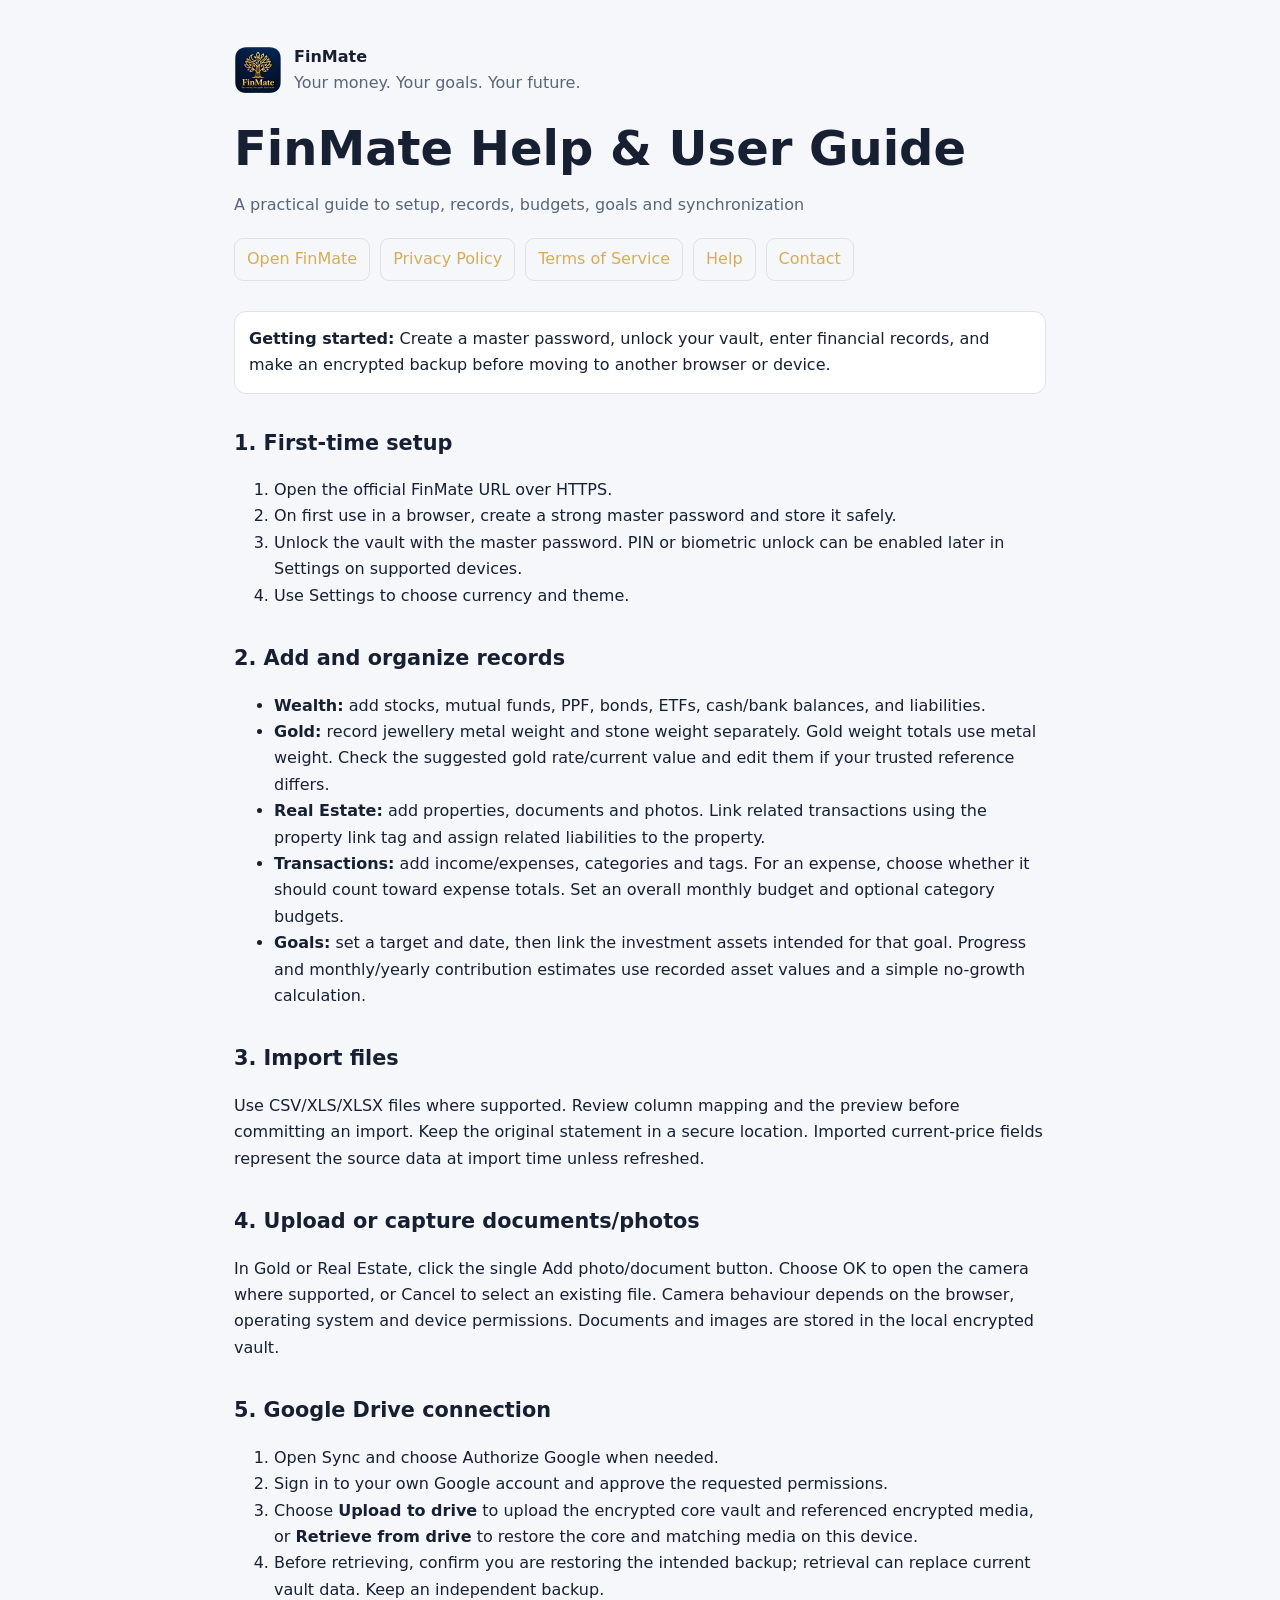
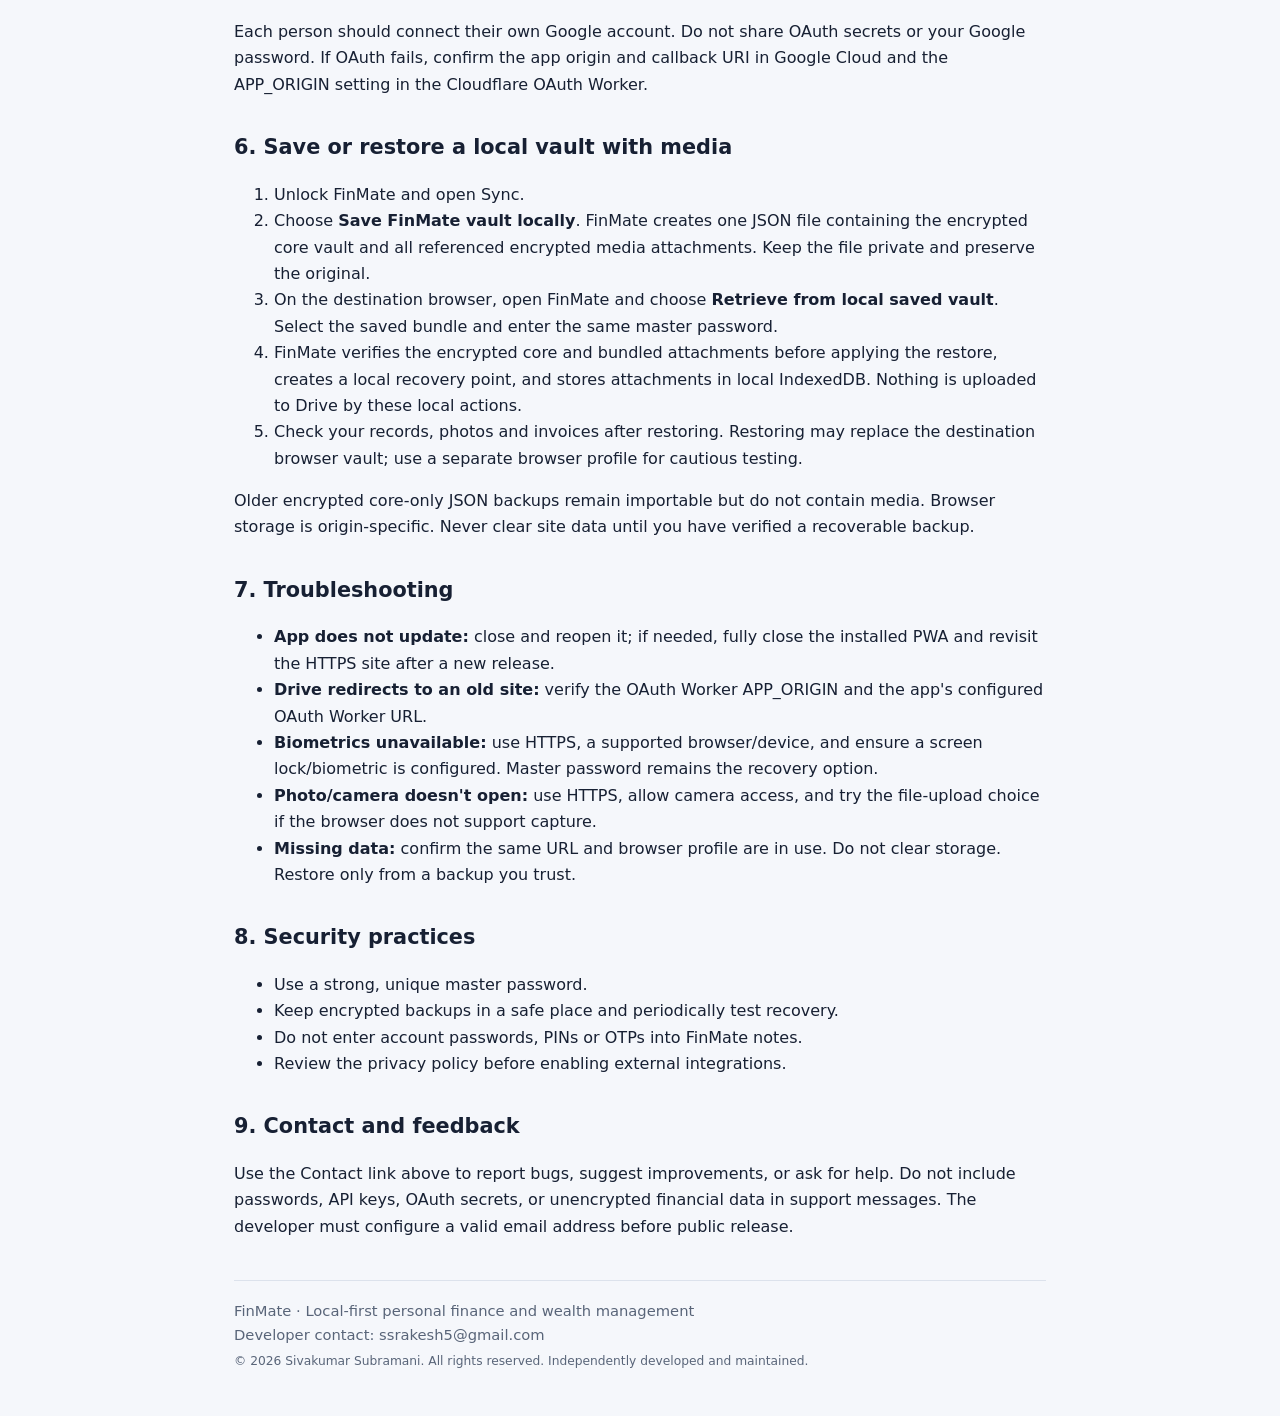
<file: help/index.html>
<!doctype html><html lang="en"><head><meta charset="utf-8"><meta name="viewport" content="width=device-width,initial-scale=1"><meta name="theme-color" content="#07152f"><meta name="robots" content="index,follow"><title>Help & User Guide | FinMate</title><style>:root{color-scheme:light dark;--bg:#0b1426;--panel:#121f35;--text:#f1f5fb;--muted:#aab6ca;--border:#33425c;--accent:#d6ad55}@media(prefers-color-scheme:light){:root{--bg:#f5f7fb;--panel:#fff;--text:#172033;--muted:#596579;--border:#dce2ec}}*{box-sizing:border-box}body{margin:0;background:var(--bg);color:var(--text);font:16px/1.65 system-ui,-apple-system,BlinkMacSystemFont,"Segoe UI",sans-serif}a{color:var(--accent)}.wrap{max-width:900px;margin:auto;padding:clamp(20px,4vw,44px)}.brand{display:flex;align-items:center;gap:12px;margin-bottom:24px}.brand img{width:48px;height:48px}h1{font-size:clamp(2rem,5vw,3rem);line-height:1.15;margin:.2rem 0}h2{margin-top:2rem;font-size:1.3rem}p,li{color:var(--text)}.muted{color:var(--muted)}.nav{display:flex;gap:10px;flex-wrap:wrap;margin:20px 0 30px}.nav a{border:1px solid var(--border);border-radius:9px;padding:7px 12px;text-decoration:none}.note{background:var(--panel);border:1px solid var(--border);padding:14px;border-radius:12px}footer{border-top:1px solid var(--border);margin-top:40px;padding-top:18px;color:var(--muted);font-size:.92rem}code{overflow-wrap:anywhere}</style></head><body><main class="wrap"><div class="brand"><img src="/icons/finmate-icon-192.png" alt="FinMate logo"><div><strong>FinMate</strong><div class="muted">Your money. Your goals. Your future.</div></div></div><h1>FinMate Help & User Guide</h1><p class="muted">A practical guide to setup, records, budgets, goals and synchronization</p><nav class="nav"><a href="/">Open FinMate</a><a href="/privacy">Privacy Policy</a><a href="/terms">Terms of Service</a><a href="/help">Help</a><a data-contact-link href="mailto:ssrakesh5@gmail.com">Contact</a></nav><div class="note"><strong>Getting started:</strong> Create a master password, unlock your vault, enter financial records, and make an encrypted backup before moving to another browser or device.</div>
<h2>1. First-time setup</h2><ol><li>Open the official FinMate URL over HTTPS.</li><li>On first use in a browser, create a strong master password and store it safely.</li><li>Unlock the vault with the master password. PIN or biometric unlock can be enabled later in Settings on supported devices.</li><li>Use Settings to choose currency and theme.</li></ol>
<h2>2. Add and organize records</h2><ul><li><strong>Wealth:</strong> add stocks, mutual funds, PPF, bonds, ETFs, cash/bank balances, and liabilities.</li><li><strong>Gold:</strong> record jewellery metal weight and stone weight separately. Gold weight totals use metal weight. Check the suggested gold rate/current value and edit them if your trusted reference differs.</li><li><strong>Real Estate:</strong> add properties, documents and photos. Link related transactions using the property link tag and assign related liabilities to the property.</li><li><strong>Transactions:</strong> add income/expenses, categories and tags. For an expense, choose whether it should count toward expense totals. Set an overall monthly budget and optional category budgets.</li><li><strong>Goals:</strong> set a target and date, then link the investment assets intended for that goal. Progress and monthly/yearly contribution estimates use recorded asset values and a simple no-growth calculation.</li></ul>
<h2>3. Import files</h2><p>Use CSV/XLS/XLSX files where supported. Review column mapping and the preview before committing an import. Keep the original statement in a secure location. Imported current-price fields represent the source data at import time unless refreshed.</p>
<h2>4. Upload or capture documents/photos</h2><p>In Gold or Real Estate, click the single Add photo/document button. Choose OK to open the camera where supported, or Cancel to select an existing file. Camera behaviour depends on the browser, operating system and device permissions. Documents and images are stored in the local encrypted vault.</p>
<h2>5. Google Drive connection</h2><ol><li>Open Sync and choose Authorize Google when needed.</li><li>Sign in to your own Google account and approve the requested permissions.</li><li>Choose <strong>Upload to drive</strong> to upload the encrypted core vault and referenced encrypted media, or <strong>Retrieve from drive</strong> to restore the core and matching media on this device.</li><li>Before retrieving, confirm you are restoring the intended backup; retrieval can replace current vault data. Keep an independent backup.</li></ol><p>Each person should connect their own Google account. Do not share OAuth secrets or your Google password. If OAuth fails, confirm the app origin and callback URI in Google Cloud and the APP_ORIGIN setting in the Cloudflare OAuth Worker.</p>
<h2>6. Save or restore a local vault with media</h2><ol><li>Unlock FinMate and open Sync.</li><li>Choose <strong>Save FinMate vault locally</strong>. FinMate creates one JSON file containing the encrypted core vault and all referenced encrypted media attachments. Keep the file private and preserve the original.</li><li>On the destination browser, open FinMate and choose <strong>Retrieve from local saved vault</strong>. Select the saved bundle and enter the same master password.</li><li>FinMate verifies the encrypted core and bundled attachments before applying the restore, creates a local recovery point, and stores attachments in local IndexedDB. Nothing is uploaded to Drive by these local actions.</li><li>Check your records, photos and invoices after restoring. Restoring may replace the destination browser vault; use a separate browser profile for cautious testing.</li></ol><p>Older encrypted core-only JSON backups remain importable but do not contain media. Browser storage is origin-specific. Never clear site data until you have verified a recoverable backup.</p>
<h2>7. Troubleshooting</h2><ul><li><strong>App does not update:</strong> close and reopen it; if needed, fully close the installed PWA and revisit the HTTPS site after a new release.</li><li><strong>Drive redirects to an old site:</strong> verify the OAuth Worker APP_ORIGIN and the app's configured OAuth Worker URL.</li><li><strong>Biometrics unavailable:</strong> use HTTPS, a supported browser/device, and ensure a screen lock/biometric is configured. Master password remains the recovery option.</li><li><strong>Photo/camera doesn't open:</strong> use HTTPS, allow camera access, and try the file-upload choice if the browser does not support capture.</li><li><strong>Missing data:</strong> confirm the same URL and browser profile are in use. Do not clear storage. Restore only from a backup you trust.</li></ul>
<h2>8. Security practices</h2><ul><li>Use a strong, unique master password.</li><li>Keep encrypted backups in a safe place and periodically test recovery.</li><li>Do not enter account passwords, PINs or OTPs into FinMate notes.</li><li>Review the privacy policy before enabling external integrations.</li></ul>
<h2 id="contact-email-needed">9. Contact and feedback</h2><p>Use the Contact link above to report bugs, suggest improvements, or ask for help. Do not include passwords, API keys, OAuth secrets, or unencrypted financial data in support messages. The developer must configure a valid email address before public release.</p><footer><span>FinMate · Local-first personal finance and wealth management</span><br><span data-contact-text>Contact: ssrakesh5@gmail.com</span><br><small>© <span data-current-year></span> Sivakumar Subramani. All rights reserved. Independently developed and maintained.</small></footer></main><script src="/contact-config.js"></script><script>const email=window.FINMATE_CONTACT_EMAIL||'{email}';document.querySelectorAll('[data-current-year]').forEach(e=>e.textContent=new Date().getFullYear());document.querySelectorAll('[data-contact-link]').forEach(a=>{if(email&&!email.startsWith('REPLACE_'))a.href='mailto:'+email;else{a.href='#contact-email-needed';a.addEventListener('click',e=>{e.preventDefault();alert('Developer contact email has not been configured yet.')})}});document.querySelectorAll('[data-contact-text]').forEach(e=>e.textContent=email&&!email.startsWith('REPLACE_')?'Developer contact: '+email:'Developer contact email will be published here');</script></body></html>
</file>
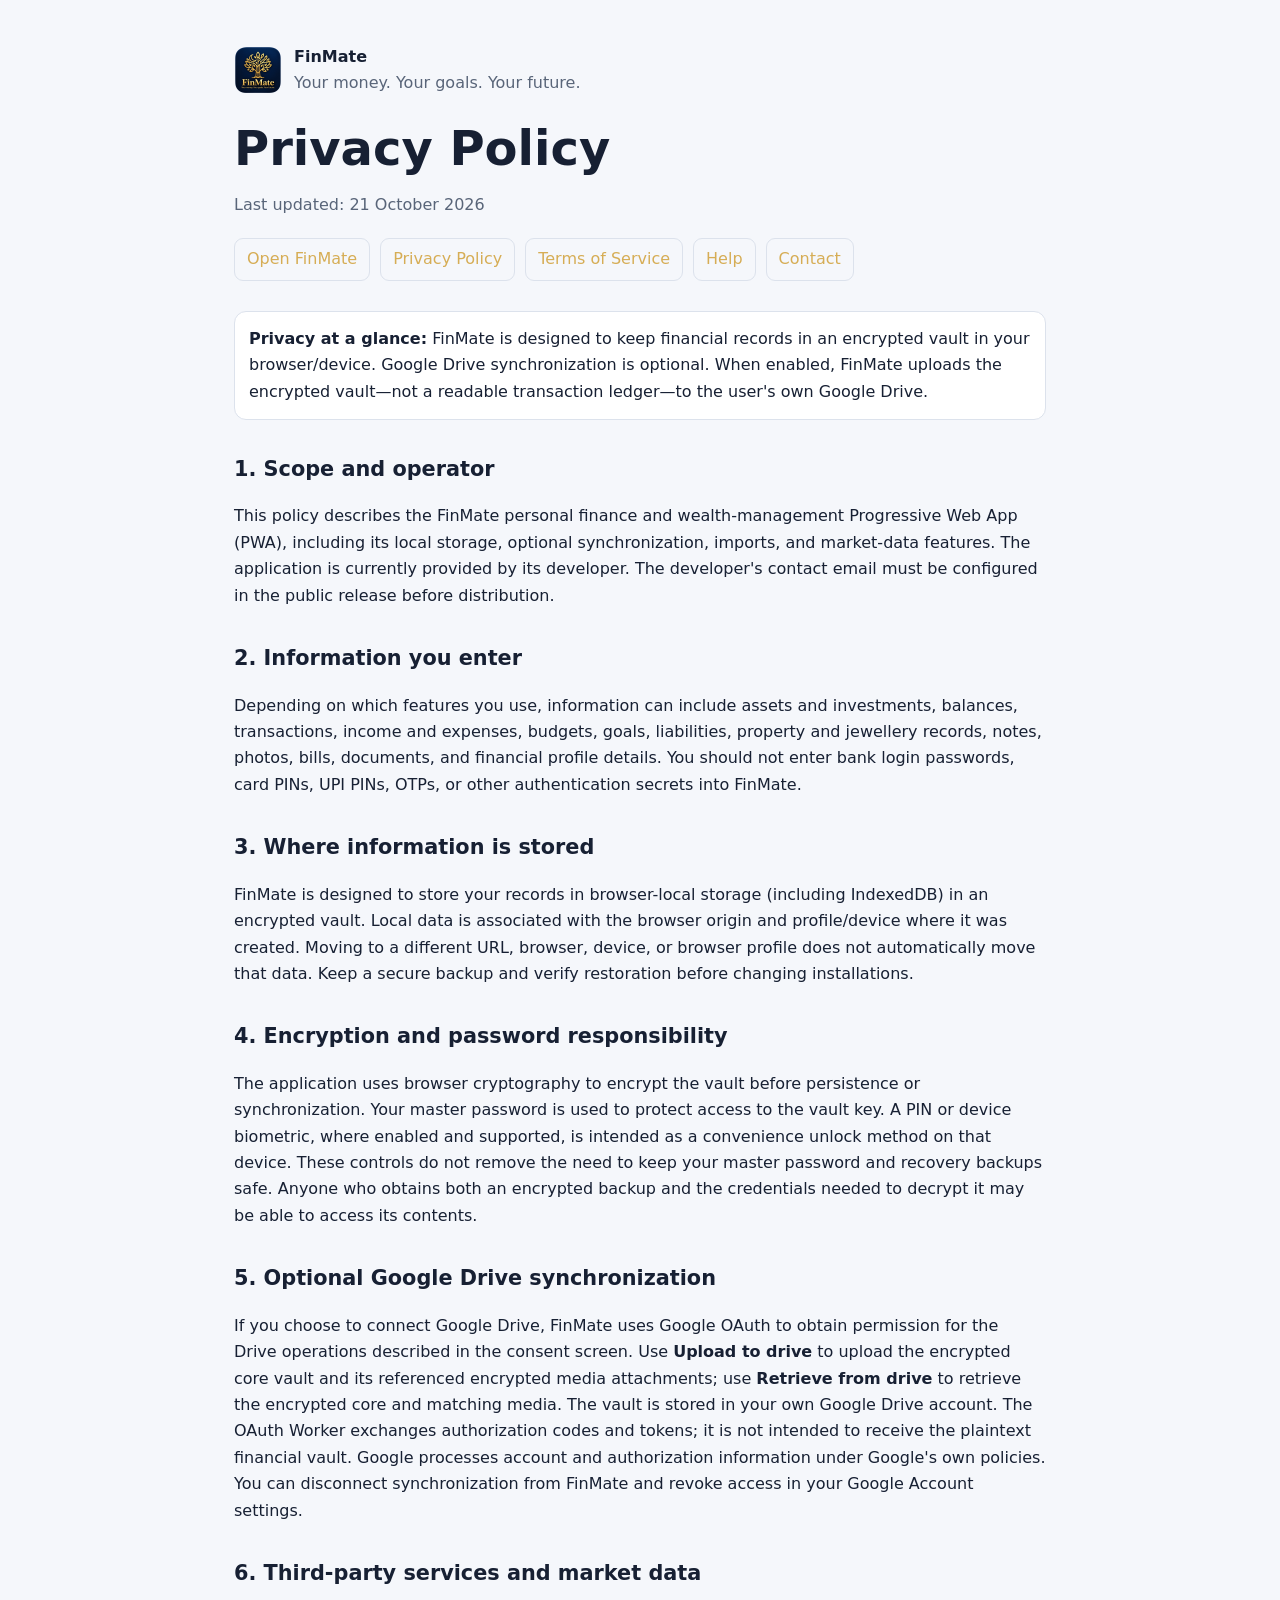
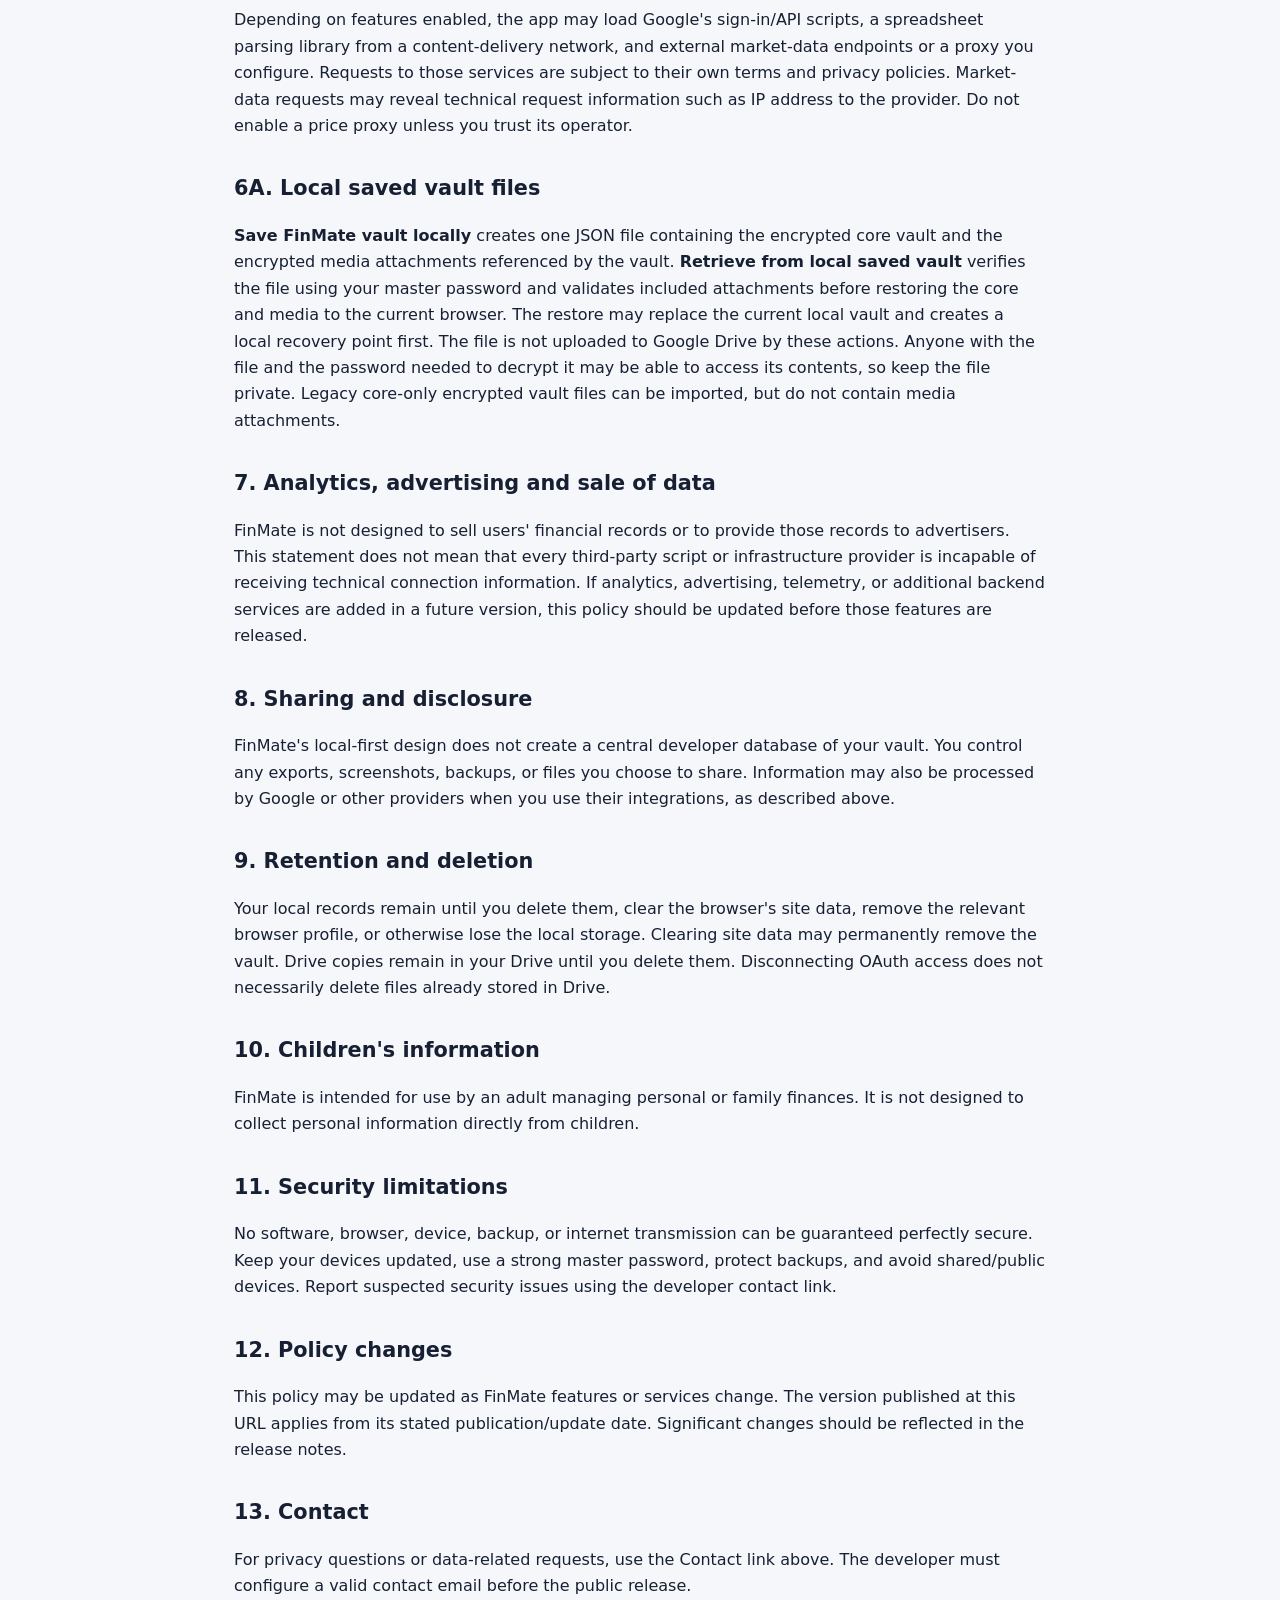
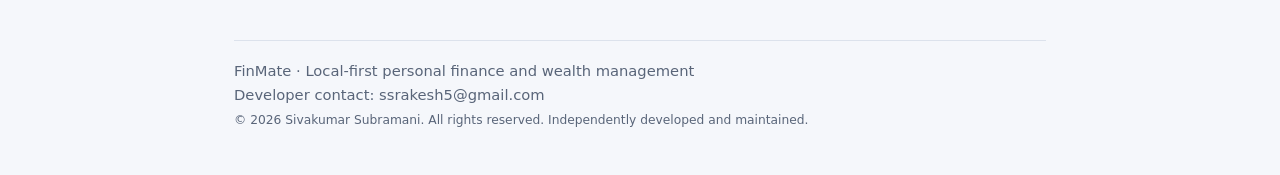
<file: privacy/index.html>
<!doctype html><html lang="en"><head><meta charset="utf-8"><meta name="viewport" content="width=device-width,initial-scale=1"><meta name="theme-color" content="#07152f"><meta name="robots" content="index,follow"><title>Privacy Policy | FinMate</title><style>:root{color-scheme:light dark;--bg:#0b1426;--panel:#121f35;--text:#f1f5fb;--muted:#aab6ca;--border:#33425c;--accent:#d6ad55}@media(prefers-color-scheme:light){:root{--bg:#f5f7fb;--panel:#fff;--text:#172033;--muted:#596579;--border:#dce2ec}}*{box-sizing:border-box}body{margin:0;background:var(--bg);color:var(--text);font:16px/1.65 system-ui,-apple-system,BlinkMacSystemFont,"Segoe UI",sans-serif}a{color:var(--accent)}.wrap{max-width:900px;margin:auto;padding:clamp(20px,4vw,44px)}.brand{display:flex;align-items:center;gap:12px;margin-bottom:24px}.brand img{width:48px;height:48px}h1{font-size:clamp(2rem,5vw,3rem);line-height:1.15;margin:.2rem 0}h2{margin-top:2rem;font-size:1.3rem}p,li{color:var(--text)}.muted{color:var(--muted)}.nav{display:flex;gap:10px;flex-wrap:wrap;margin:20px 0 30px}.nav a{border:1px solid var(--border);border-radius:9px;padding:7px 12px;text-decoration:none}.note{background:var(--panel);border:1px solid var(--border);padding:14px;border-radius:12px}footer{border-top:1px solid var(--border);margin-top:40px;padding-top:18px;color:var(--muted);font-size:.92rem}code{overflow-wrap:anywhere}</style></head><body><main class="wrap"><div class="brand"><img src="/icons/finmate-icon-192.png" alt="FinMate logo"><div><strong>FinMate</strong><div class="muted">Your money. Your goals. Your future.</div></div></div><h1>Privacy Policy</h1><p class="muted">Last updated: 21 October 2026</p><nav class="nav"><a href="/">Open FinMate</a><a href="/privacy">Privacy Policy</a><a href="/terms">Terms of Service</a><a href="/help">Help</a><a data-contact-link href="mailto:ssrakesh5@gmail.com">Contact</a></nav><div class="note"><strong>Privacy at a glance:</strong> FinMate is designed to keep financial records in an encrypted vault in your browser/device. Google Drive synchronization is optional. When enabled, FinMate uploads the encrypted vault—not a readable transaction ledger—to the user's own Google Drive.</div>
<h2>1. Scope and operator</h2><p>This policy describes the FinMate personal finance and wealth-management Progressive Web App (PWA), including its local storage, optional synchronization, imports, and market-data features. The application is currently provided by its developer. The developer's contact email must be configured in the public release before distribution.</p>
<h2>2. Information you enter</h2><p>Depending on which features you use, information can include assets and investments, balances, transactions, income and expenses, budgets, goals, liabilities, property and jewellery records, notes, photos, bills, documents, and financial profile details. You should not enter bank login passwords, card PINs, UPI PINs, OTPs, or other authentication secrets into FinMate.</p>
<h2>3. Where information is stored</h2><p>FinMate is designed to store your records in browser-local storage (including IndexedDB) in an encrypted vault. Local data is associated with the browser origin and profile/device where it was created. Moving to a different URL, browser, device, or browser profile does not automatically move that data. Keep a secure backup and verify restoration before changing installations.</p>
<h2>4. Encryption and password responsibility</h2><p>The application uses browser cryptography to encrypt the vault before persistence or synchronization. Your master password is used to protect access to the vault key. A PIN or device biometric, where enabled and supported, is intended as a convenience unlock method on that device. These controls do not remove the need to keep your master password and recovery backups safe. Anyone who obtains both an encrypted backup and the credentials needed to decrypt it may be able to access its contents.</p>
<h2>5. Optional Google Drive synchronization</h2><p>If you choose to connect Google Drive, FinMate uses Google OAuth to obtain permission for the Drive operations described in the consent screen. Use <strong>Upload to drive</strong> to upload the encrypted core vault and its referenced encrypted media attachments; use <strong>Retrieve from drive</strong> to retrieve the encrypted core and matching media. The vault is stored in your own Google Drive account. The OAuth Worker exchanges authorization codes and tokens; it is not intended to receive the plaintext financial vault. Google processes account and authorization information under Google's own policies. You can disconnect synchronization from FinMate and revoke access in your Google Account settings.</p>
<h2>6. Third-party services and market data</h2><p>Depending on features enabled, the app may load Google's sign-in/API scripts, a spreadsheet parsing library from a content-delivery network, and external market-data endpoints or a proxy you configure. Requests to those services are subject to their own terms and privacy policies. Market-data requests may reveal technical request information such as IP address to the provider. Do not enable a price proxy unless you trust its operator.</p>
<h2>6A. Local saved vault files</h2><p><strong>Save FinMate vault locally</strong> creates one JSON file containing the encrypted core vault and the encrypted media attachments referenced by the vault. <strong>Retrieve from local saved vault</strong> verifies the file using your master password and validates included attachments before restoring the core and media to the current browser. The restore may replace the current local vault and creates a local recovery point first. The file is not uploaded to Google Drive by these actions. Anyone with the file and the password needed to decrypt it may be able to access its contents, so keep the file private. Legacy core-only encrypted vault files can be imported, but do not contain media attachments.</p><h2>7. Analytics, advertising and sale of data</h2><p>FinMate is not designed to sell users' financial records or to provide those records to advertisers. This statement does not mean that every third-party script or infrastructure provider is incapable of receiving technical connection information. If analytics, advertising, telemetry, or additional backend services are added in a future version, this policy should be updated before those features are released.</p>
<h2>8. Sharing and disclosure</h2><p>FinMate's local-first design does not create a central developer database of your vault. You control any exports, screenshots, backups, or files you choose to share. Information may also be processed by Google or other providers when you use their integrations, as described above.</p>
<h2>9. Retention and deletion</h2><p>Your local records remain until you delete them, clear the browser's site data, remove the relevant browser profile, or otherwise lose the local storage. Clearing site data may permanently remove the vault. Drive copies remain in your Drive until you delete them. Disconnecting OAuth access does not necessarily delete files already stored in Drive.</p>
<h2>10. Children's information</h2><p>FinMate is intended for use by an adult managing personal or family finances. It is not designed to collect personal information directly from children.</p>
<h2>11. Security limitations</h2><p>No software, browser, device, backup, or internet transmission can be guaranteed perfectly secure. Keep your devices updated, use a strong master password, protect backups, and avoid shared/public devices. Report suspected security issues using the developer contact link.</p>
<h2>12. Policy changes</h2><p>This policy may be updated as FinMate features or services change. The version published at this URL applies from its stated publication/update date. Significant changes should be reflected in the release notes.</p>
<h2>13. Contact</h2><p>For privacy questions or data-related requests, use the Contact link above. The developer must configure a valid contact email before the public release.</p><footer><span>FinMate · Local-first personal finance and wealth management</span><br><span data-contact-text>Contact: ssrakesh5@gmail.com</span><br><small>© <span data-current-year></span> Sivakumar Subramani. All rights reserved. Independently developed and maintained.</small></footer></main><script src="/contact-config.js"></script><script>const email=window.FINMATE_CONTACT_EMAIL||'{email}';document.querySelectorAll('[data-current-year]').forEach(e=>e.textContent=new Date().getFullYear());document.querySelectorAll('[data-contact-link]').forEach(a=>{if(email&&!email.startsWith('REPLACE_'))a.href='mailto:'+email;else{a.href='#contact-email-needed';a.addEventListener('click',e=>{e.preventDefault();alert('Developer contact email has not been configured yet.')})}});document.querySelectorAll('[data-contact-text]').forEach(e=>e.textContent=email&&!email.startsWith('REPLACE_')?'Developer contact: '+email:'Developer contact email will be published here');</script></body></html>
</file>
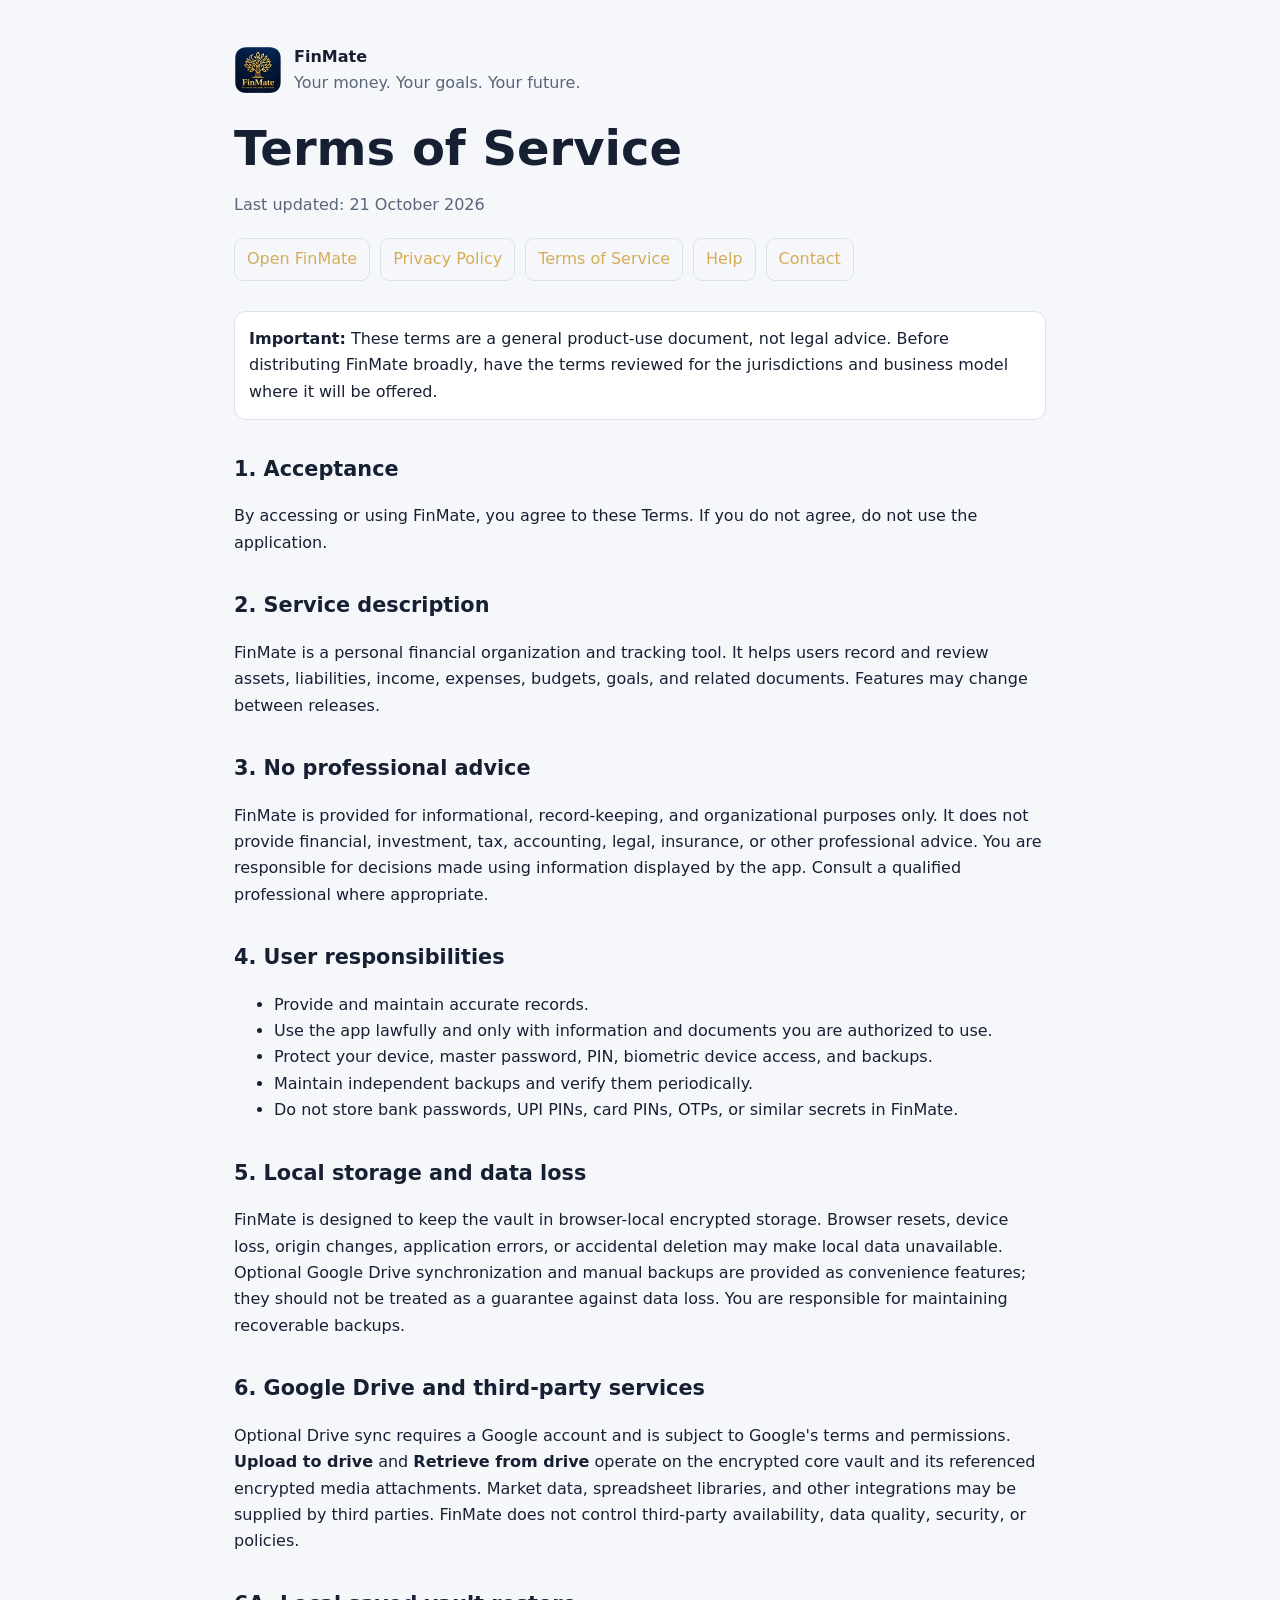
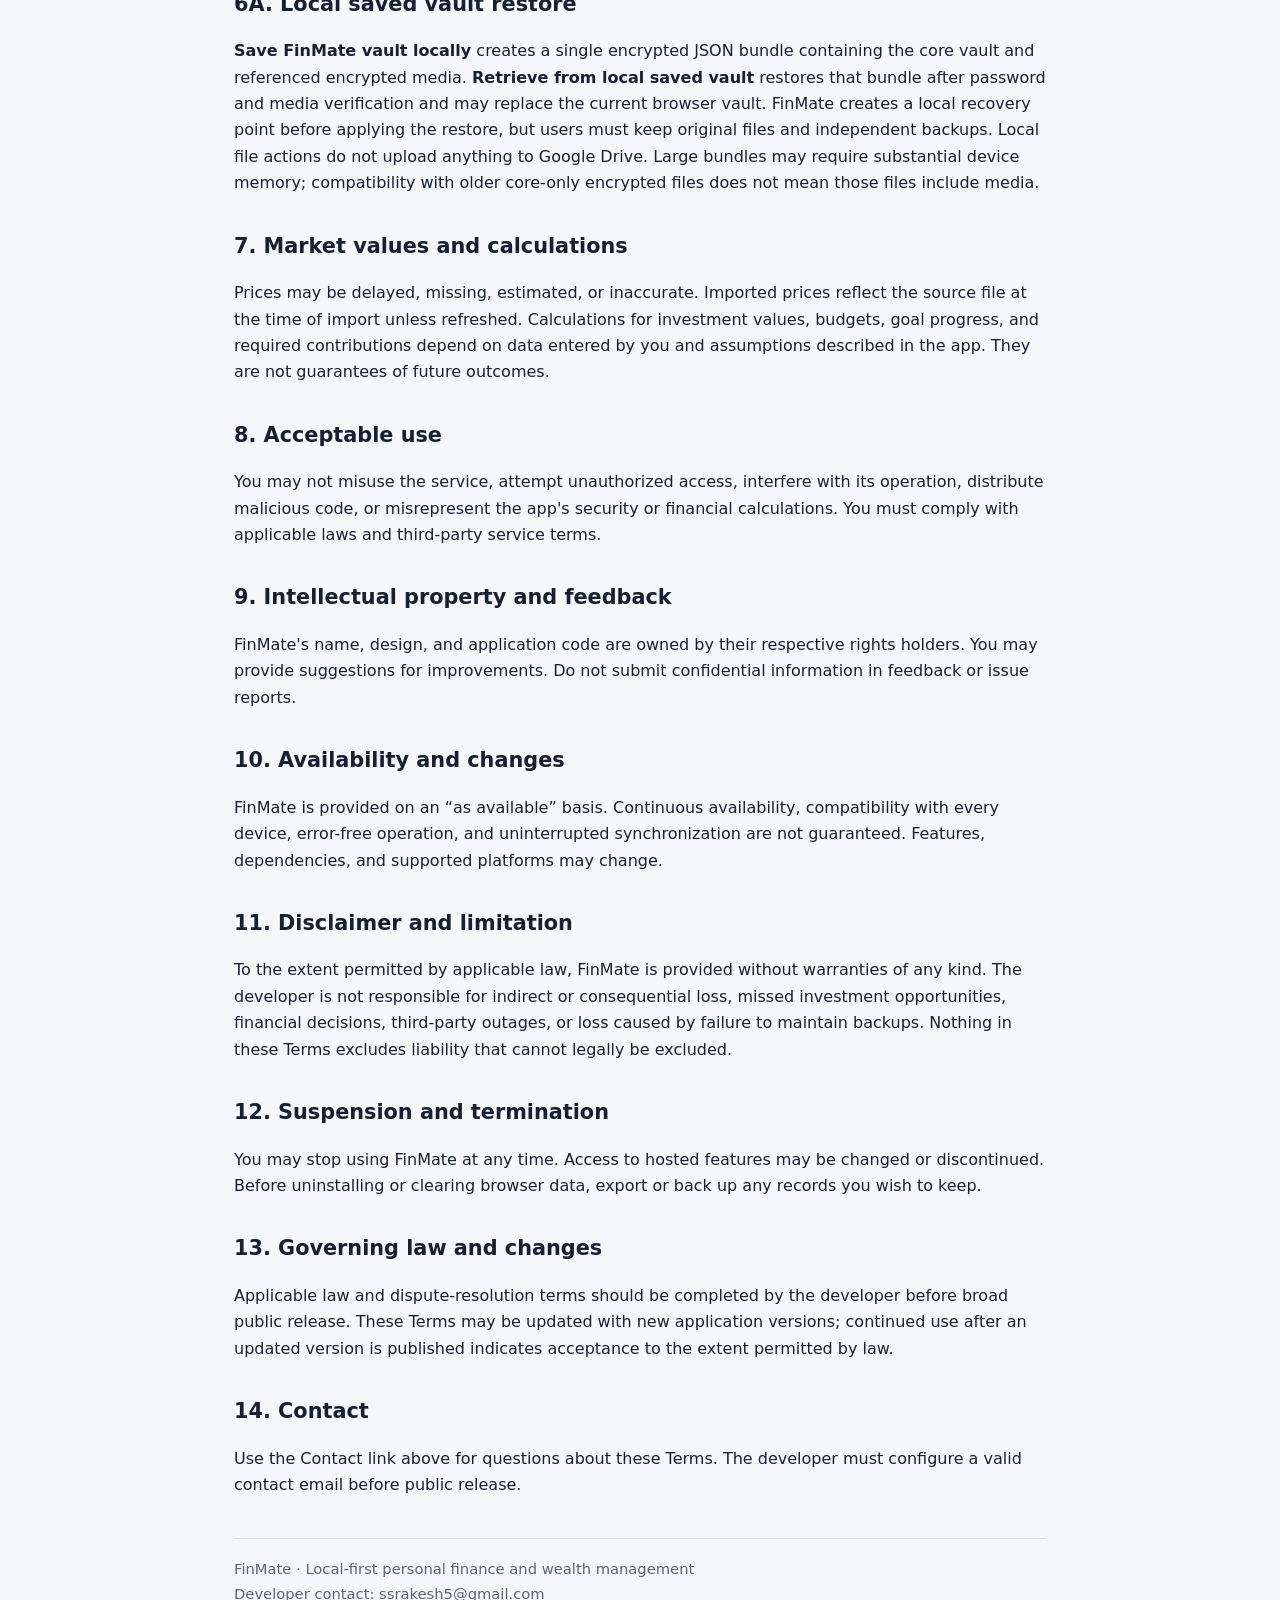
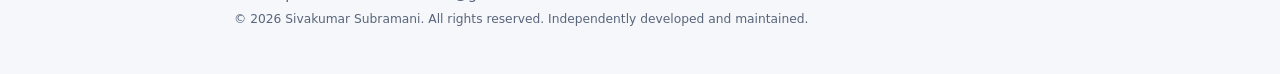
<file: terms/index.html>
<!doctype html><html lang="en"><head><meta charset="utf-8"><meta name="viewport" content="width=device-width,initial-scale=1"><meta name="theme-color" content="#07152f"><meta name="robots" content="index,follow"><title>Terms of Service | FinMate</title><style>:root{color-scheme:light dark;--bg:#0b1426;--panel:#121f35;--text:#f1f5fb;--muted:#aab6ca;--border:#33425c;--accent:#d6ad55}@media(prefers-color-scheme:light){:root{--bg:#f5f7fb;--panel:#fff;--text:#172033;--muted:#596579;--border:#dce2ec}}*{box-sizing:border-box}body{margin:0;background:var(--bg);color:var(--text);font:16px/1.65 system-ui,-apple-system,BlinkMacSystemFont,"Segoe UI",sans-serif}a{color:var(--accent)}.wrap{max-width:900px;margin:auto;padding:clamp(20px,4vw,44px)}.brand{display:flex;align-items:center;gap:12px;margin-bottom:24px}.brand img{width:48px;height:48px}h1{font-size:clamp(2rem,5vw,3rem);line-height:1.15;margin:.2rem 0}h2{margin-top:2rem;font-size:1.3rem}p,li{color:var(--text)}.muted{color:var(--muted)}.nav{display:flex;gap:10px;flex-wrap:wrap;margin:20px 0 30px}.nav a{border:1px solid var(--border);border-radius:9px;padding:7px 12px;text-decoration:none}.note{background:var(--panel);border:1px solid var(--border);padding:14px;border-radius:12px}footer{border-top:1px solid var(--border);margin-top:40px;padding-top:18px;color:var(--muted);font-size:.92rem}code{overflow-wrap:anywhere}</style></head><body><main class="wrap"><div class="brand"><img src="/icons/finmate-icon-192.png" alt="FinMate logo"><div><strong>FinMate</strong><div class="muted">Your money. Your goals. Your future.</div></div></div><h1>Terms of Service</h1><p class="muted">Last updated: 21 October 2026</p><nav class="nav"><a href="/">Open FinMate</a><a href="/privacy">Privacy Policy</a><a href="/terms">Terms of Service</a><a href="/help">Help</a><a data-contact-link href="mailto:ssrakesh5@gmail.com">Contact</a></nav><div class="note"><strong>Important:</strong> These terms are a general product-use document, not legal advice. Before distributing FinMate broadly, have the terms reviewed for the jurisdictions and business model where it will be offered.</div>
<h2>1. Acceptance</h2><p>By accessing or using FinMate, you agree to these Terms. If you do not agree, do not use the application.</p>
<h2>2. Service description</h2><p>FinMate is a personal financial organization and tracking tool. It helps users record and review assets, liabilities, income, expenses, budgets, goals, and related documents. Features may change between releases.</p>
<h2>3. No professional advice</h2><p>FinMate is provided for informational, record-keeping, and organizational purposes only. It does not provide financial, investment, tax, accounting, legal, insurance, or other professional advice. You are responsible for decisions made using information displayed by the app. Consult a qualified professional where appropriate.</p>
<h2>4. User responsibilities</h2><ul><li>Provide and maintain accurate records.</li><li>Use the app lawfully and only with information and documents you are authorized to use.</li><li>Protect your device, master password, PIN, biometric device access, and backups.</li><li>Maintain independent backups and verify them periodically.</li><li>Do not store bank passwords, UPI PINs, card PINs, OTPs, or similar secrets in FinMate.</li></ul>
<h2>5. Local storage and data loss</h2><p>FinMate is designed to keep the vault in browser-local encrypted storage. Browser resets, device loss, origin changes, application errors, or accidental deletion may make local data unavailable. Optional Google Drive synchronization and manual backups are provided as convenience features; they should not be treated as a guarantee against data loss. You are responsible for maintaining recoverable backups.</p>
<h2>6. Google Drive and third-party services</h2><p>Optional Drive sync requires a Google account and is subject to Google's terms and permissions. <strong>Upload to drive</strong> and <strong>Retrieve from drive</strong> operate on the encrypted core vault and its referenced encrypted media attachments. Market data, spreadsheet libraries, and other integrations may be supplied by third parties. FinMate does not control third-party availability, data quality, security, or policies.</p><h2>6A. Local saved vault restore</h2><p><strong>Save FinMate vault locally</strong> creates a single encrypted JSON bundle containing the core vault and referenced encrypted media. <strong>Retrieve from local saved vault</strong> restores that bundle after password and media verification and may replace the current browser vault. FinMate creates a local recovery point before applying the restore, but users must keep original files and independent backups. Local file actions do not upload anything to Google Drive. Large bundles may require substantial device memory; compatibility with older core-only encrypted files does not mean those files include media.</p>
<h2>7. Market values and calculations</h2><p>Prices may be delayed, missing, estimated, or inaccurate. Imported prices reflect the source file at the time of import unless refreshed. Calculations for investment values, budgets, goal progress, and required contributions depend on data entered by you and assumptions described in the app. They are not guarantees of future outcomes.</p>
<h2>8. Acceptable use</h2><p>You may not misuse the service, attempt unauthorized access, interfere with its operation, distribute malicious code, or misrepresent the app's security or financial calculations. You must comply with applicable laws and third-party service terms.</p>
<h2>9. Intellectual property and feedback</h2><p>FinMate's name, design, and application code are owned by their respective rights holders. You may provide suggestions for improvements. Do not submit confidential information in feedback or issue reports.</p>
<h2>10. Availability and changes</h2><p>FinMate is provided on an “as available” basis. Continuous availability, compatibility with every device, error-free operation, and uninterrupted synchronization are not guaranteed. Features, dependencies, and supported platforms may change.</p>
<h2>11. Disclaimer and limitation</h2><p>To the extent permitted by applicable law, FinMate is provided without warranties of any kind. The developer is not responsible for indirect or consequential loss, missed investment opportunities, financial decisions, third-party outages, or loss caused by failure to maintain backups. Nothing in these Terms excludes liability that cannot legally be excluded.</p>
<h2>12. Suspension and termination</h2><p>You may stop using FinMate at any time. Access to hosted features may be changed or discontinued. Before uninstalling or clearing browser data, export or back up any records you wish to keep.</p>
<h2>13. Governing law and changes</h2><p>Applicable law and dispute-resolution terms should be completed by the developer before broad public release. These Terms may be updated with new application versions; continued use after an updated version is published indicates acceptance to the extent permitted by law.</p>
<h2>14. Contact</h2><p>Use the Contact link above for questions about these Terms. The developer must configure a valid contact email before public release.</p><footer><span>FinMate · Local-first personal finance and wealth management</span><br><span data-contact-text>Contact: ssrakesh5@gmail.com</span><br><small>© <span data-current-year></span> Sivakumar Subramani. All rights reserved. Independently developed and maintained.</small></footer></main><script src="/contact-config.js"></script><script>const email=window.FINMATE_CONTACT_EMAIL||'{email}';document.querySelectorAll('[data-current-year]').forEach(e=>e.textContent=new Date().getFullYear());document.querySelectorAll('[data-contact-link]').forEach(a=>{if(email&&!email.startsWith('REPLACE_'))a.href='mailto:'+email;else{a.href='#contact-email-needed';a.addEventListener('click',e=>{e.preventDefault();alert('Developer contact email has not been configured yet.')})}});document.querySelectorAll('[data-contact-text]').forEach(e=>e.textContent=email&&!email.startsWith('REPLACE_')?'Developer contact: '+email:'Developer contact email will be published here');</script></body></html>
</file>
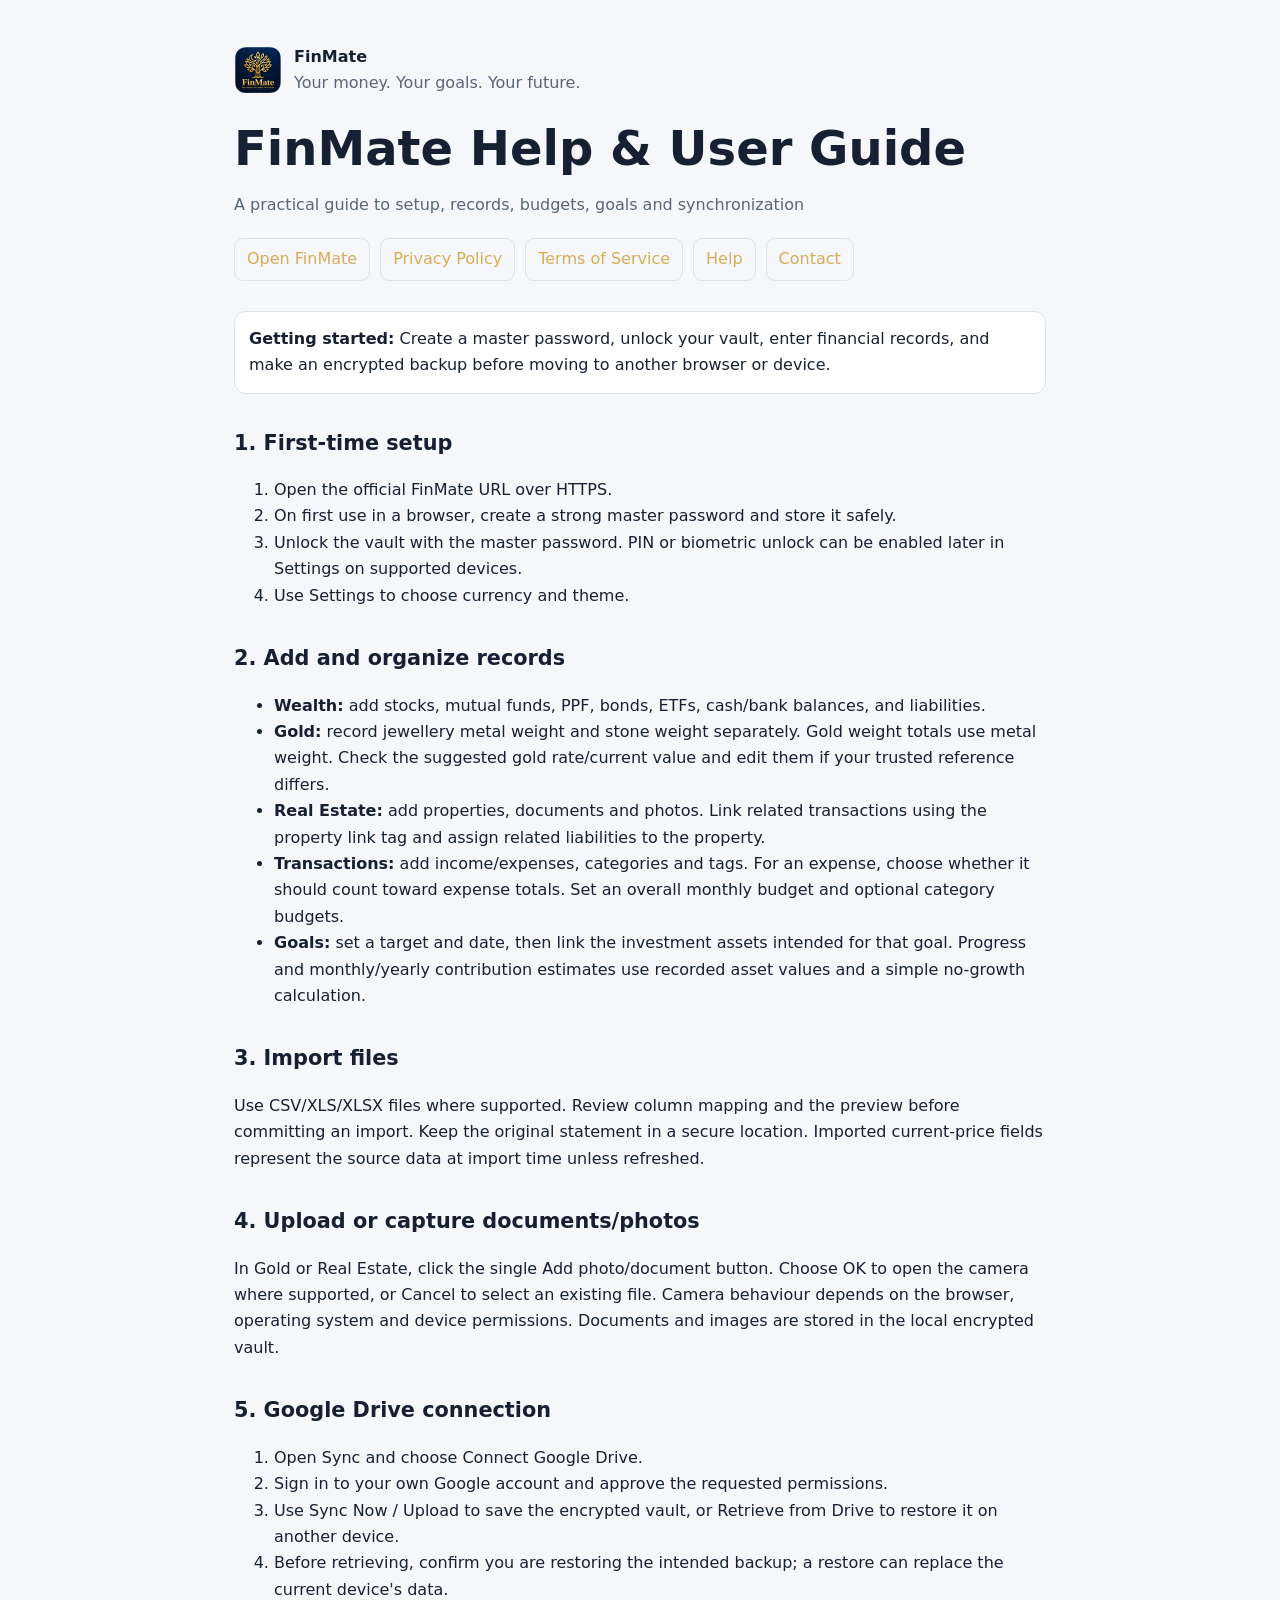
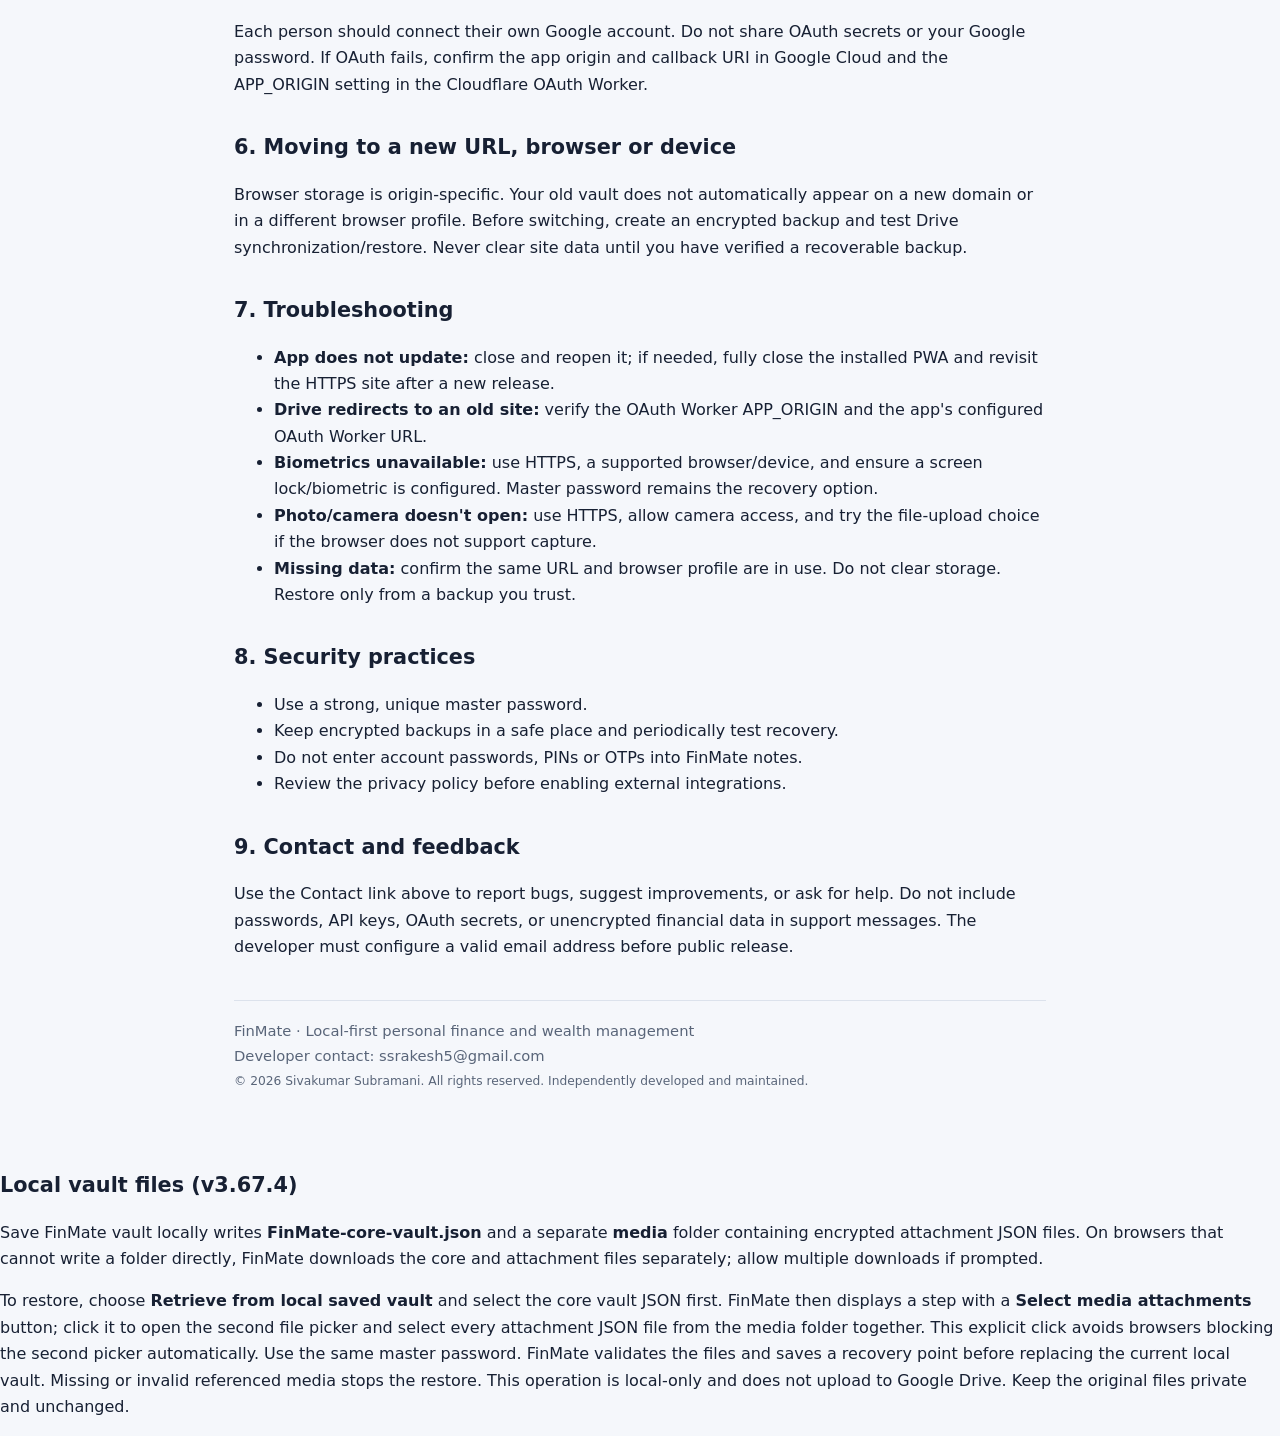
<file: help.html>
<!doctype html><html lang="en"><head><meta charset="utf-8"><meta name="viewport" content="width=device-width,initial-scale=1"><meta name="theme-color" content="#07152f"><meta name="robots" content="index,follow"><title>Help & User Guide | FinMate</title><style>:root{color-scheme:light dark;--bg:#0b1426;--panel:#121f35;--text:#f1f5fb;--muted:#aab6ca;--border:#33425c;--accent:#d6ad55}@media(prefers-color-scheme:light){:root{--bg:#f5f7fb;--panel:#fff;--text:#172033;--muted:#596579;--border:#dce2ec}}*{box-sizing:border-box}body{margin:0;background:var(--bg);color:var(--text);font:16px/1.65 system-ui,-apple-system,BlinkMacSystemFont,"Segoe UI",sans-serif}a{color:var(--accent)}.wrap{max-width:900px;margin:auto;padding:clamp(20px,4vw,44px)}.brand{display:flex;align-items:center;gap:12px;margin-bottom:24px}.brand img{width:48px;height:48px}h1{font-size:clamp(2rem,5vw,3rem);line-height:1.15;margin:.2rem 0}h2{margin-top:2rem;font-size:1.3rem}p,li{color:var(--text)}.muted{color:var(--muted)}.nav{display:flex;gap:10px;flex-wrap:wrap;margin:20px 0 30px}.nav a{border:1px solid var(--border);border-radius:9px;padding:7px 12px;text-decoration:none}.note{background:var(--panel);border:1px solid var(--border);padding:14px;border-radius:12px}footer{border-top:1px solid var(--border);margin-top:40px;padding-top:18px;color:var(--muted);font-size:.92rem}code{overflow-wrap:anywhere}</style></head><body><main class="wrap"><div class="brand"><img src="/icons/finmate-icon-192.png" alt="FinMate logo"><div><strong>FinMate</strong><div class="muted">Your money. Your goals. Your future.</div></div></div><h1>FinMate Help & User Guide</h1><p class="muted">A practical guide to setup, records, budgets, goals and synchronization</p><nav class="nav"><a href="/">Open FinMate</a><a href="/privacy">Privacy Policy</a><a href="/terms">Terms of Service</a><a href="/help">Help</a><a data-contact-link href="mailto:ssrakesh5@gmail.com">Contact</a></nav><div class="note"><strong>Getting started:</strong> Create a master password, unlock your vault, enter financial records, and make an encrypted backup before moving to another browser or device.</div>
<h2>1. First-time setup</h2><ol><li>Open the official FinMate URL over HTTPS.</li><li>On first use in a browser, create a strong master password and store it safely.</li><li>Unlock the vault with the master password. PIN or biometric unlock can be enabled later in Settings on supported devices.</li><li>Use Settings to choose currency and theme.</li></ol>
<h2>2. Add and organize records</h2><ul><li><strong>Wealth:</strong> add stocks, mutual funds, PPF, bonds, ETFs, cash/bank balances, and liabilities.</li><li><strong>Gold:</strong> record jewellery metal weight and stone weight separately. Gold weight totals use metal weight. Check the suggested gold rate/current value and edit them if your trusted reference differs.</li><li><strong>Real Estate:</strong> add properties, documents and photos. Link related transactions using the property link tag and assign related liabilities to the property.</li><li><strong>Transactions:</strong> add income/expenses, categories and tags. For an expense, choose whether it should count toward expense totals. Set an overall monthly budget and optional category budgets.</li><li><strong>Goals:</strong> set a target and date, then link the investment assets intended for that goal. Progress and monthly/yearly contribution estimates use recorded asset values and a simple no-growth calculation.</li></ul>
<h2>3. Import files</h2><p>Use CSV/XLS/XLSX files where supported. Review column mapping and the preview before committing an import. Keep the original statement in a secure location. Imported current-price fields represent the source data at import time unless refreshed.</p>
<h2>4. Upload or capture documents/photos</h2><p>In Gold or Real Estate, click the single Add photo/document button. Choose OK to open the camera where supported, or Cancel to select an existing file. Camera behaviour depends on the browser, operating system and device permissions. Documents and images are stored in the local encrypted vault.</p>
<h2>5. Google Drive connection</h2><ol><li>Open Sync and choose Connect Google Drive.</li><li>Sign in to your own Google account and approve the requested permissions.</li><li>Use Sync Now / Upload to save the encrypted vault, or Retrieve from Drive to restore it on another device.</li><li>Before retrieving, confirm you are restoring the intended backup; a restore can replace the current device's data.</li></ol><p>Each person should connect their own Google account. Do not share OAuth secrets or your Google password. If OAuth fails, confirm the app origin and callback URI in Google Cloud and the APP_ORIGIN setting in the Cloudflare OAuth Worker.</p>
<h2>6. Moving to a new URL, browser or device</h2><p>Browser storage is origin-specific. Your old vault does not automatically appear on a new domain or in a different browser profile. Before switching, create an encrypted backup and test Drive synchronization/restore. Never clear site data until you have verified a recoverable backup.</p>
<h2>7. Troubleshooting</h2><ul><li><strong>App does not update:</strong> close and reopen it; if needed, fully close the installed PWA and revisit the HTTPS site after a new release.</li><li><strong>Drive redirects to an old site:</strong> verify the OAuth Worker APP_ORIGIN and the app's configured OAuth Worker URL.</li><li><strong>Biometrics unavailable:</strong> use HTTPS, a supported browser/device, and ensure a screen lock/biometric is configured. Master password remains the recovery option.</li><li><strong>Photo/camera doesn't open:</strong> use HTTPS, allow camera access, and try the file-upload choice if the browser does not support capture.</li><li><strong>Missing data:</strong> confirm the same URL and browser profile are in use. Do not clear storage. Restore only from a backup you trust.</li></ul>
<h2>8. Security practices</h2><ul><li>Use a strong, unique master password.</li><li>Keep encrypted backups in a safe place and periodically test recovery.</li><li>Do not enter account passwords, PINs or OTPs into FinMate notes.</li><li>Review the privacy policy before enabling external integrations.</li></ul>
<h2 id="contact-email-needed">9. Contact and feedback</h2><p>Use the Contact link above to report bugs, suggest improvements, or ask for help. Do not include passwords, API keys, OAuth secrets, or unencrypted financial data in support messages. The developer must configure a valid email address before public release.</p><footer><span>FinMate · Local-first personal finance and wealth management</span><br><span data-contact-text>Contact: ssrakesh5@gmail.com</span><br><small>© <span data-current-year></span> Sivakumar Subramani. All rights reserved. Independently developed and maintained.</small></footer></main><script src="/contact-config.js"></script><script>const email=window.FINMATE_CONTACT_EMAIL||'{email}';document.querySelectorAll('[data-current-year]').forEach(e=>e.textContent=new Date().getFullYear());document.querySelectorAll('[data-contact-link]').forEach(a=>{if(email&&!email.startsWith('REPLACE_'))a.href='mailto:'+email;else{a.href='#contact-email-needed';a.addEventListener('click',e=>{e.preventDefault();alert('Developer contact email has not been configured yet.')})}});document.querySelectorAll('[data-contact-text]').forEach(e=>e.textContent=email&&!email.startsWith('REPLACE_')?'Developer contact: '+email:'Developer contact email will be published here');</script><section class="panel"><h2>Local vault files (v3.67.4)</h2><p>Save FinMate vault locally writes <strong>FinMate-core-vault.json</strong> and a separate <strong>media</strong> folder containing encrypted attachment JSON files. On browsers that cannot write a folder directly, FinMate downloads the core and attachment files separately; allow multiple downloads if prompted.</p><p>To restore, choose <strong>Retrieve from local saved vault</strong> and select the core vault JSON first. FinMate then displays a step with a <strong>Select media attachments</strong> button; click it to open the second file picker and select every attachment JSON file from the media folder together. This explicit click avoids browsers blocking the second picker automatically. Use the same master password. FinMate validates the files and saves a recovery point before replacing the current local vault. Missing or invalid referenced media stops the restore. This operation is local-only and does not upload to Google Drive. Keep the original files private and unchanged.</p></section></body></html>
</file>
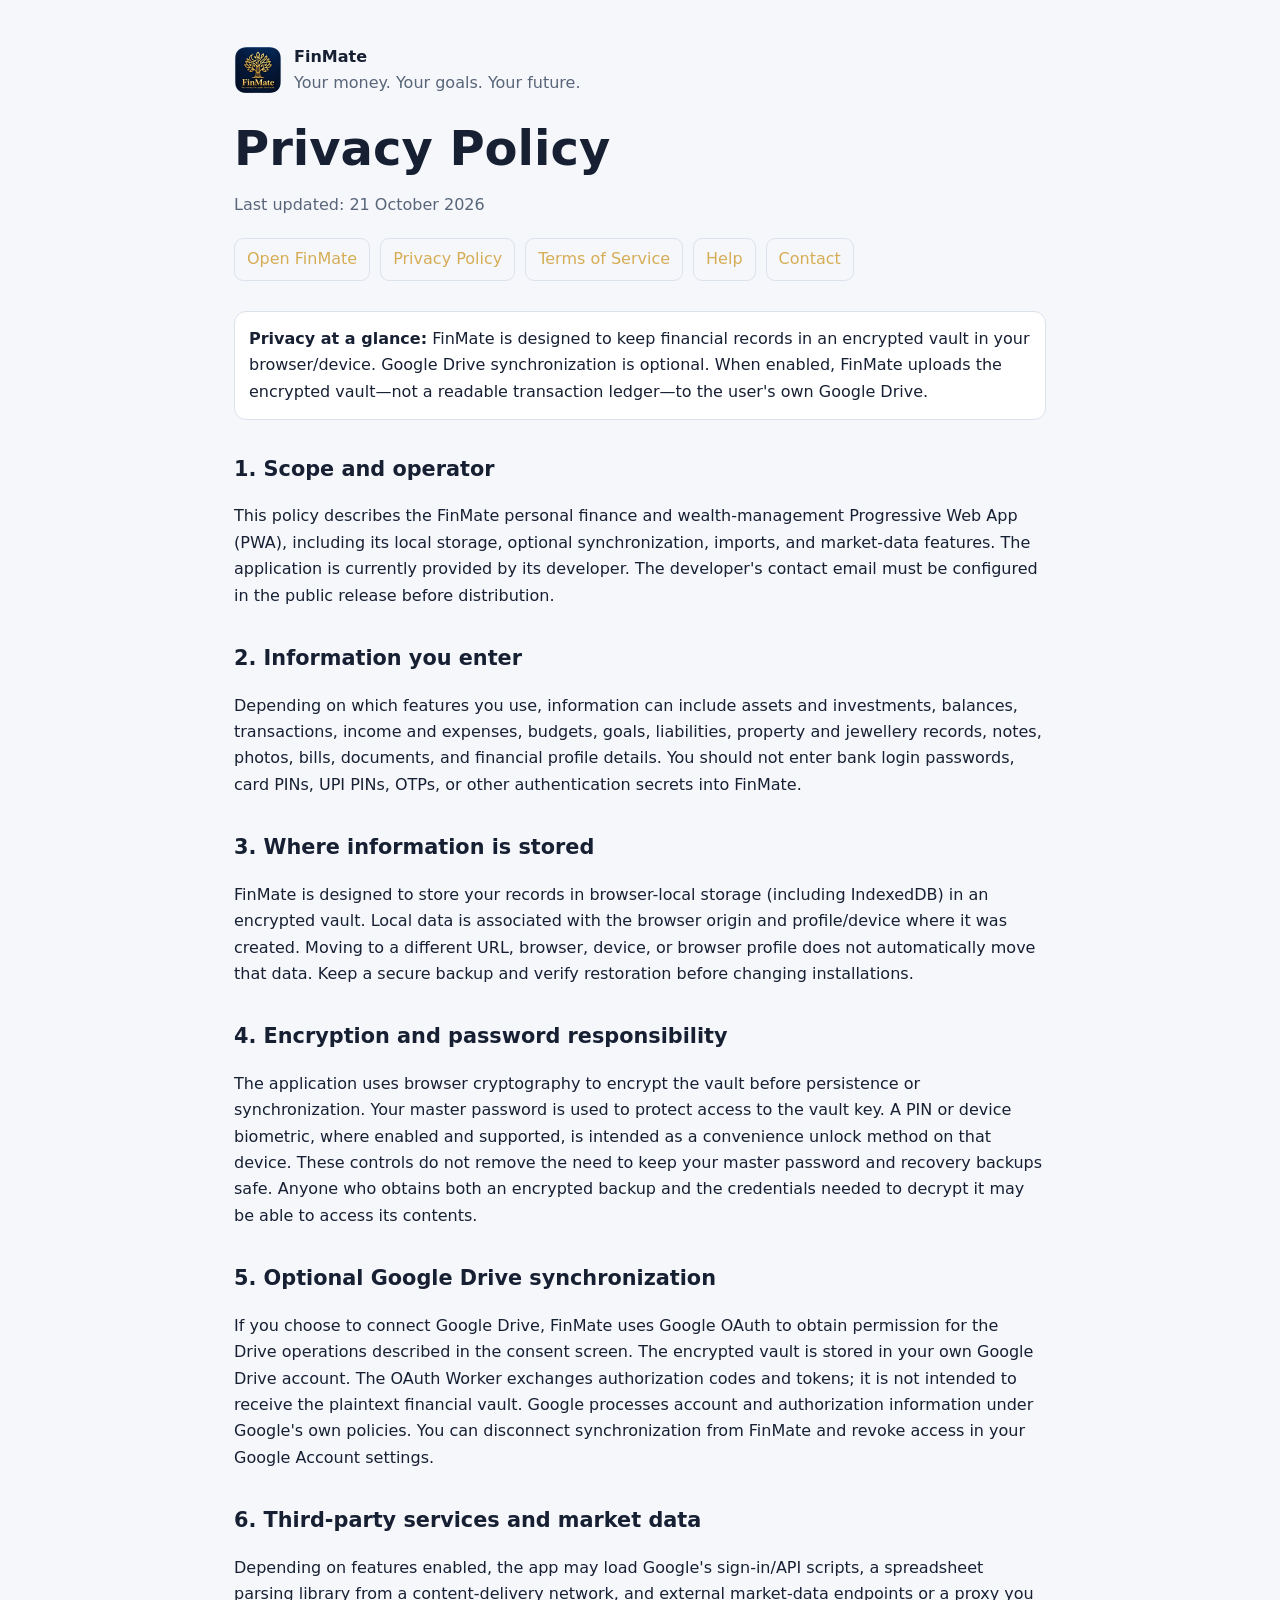
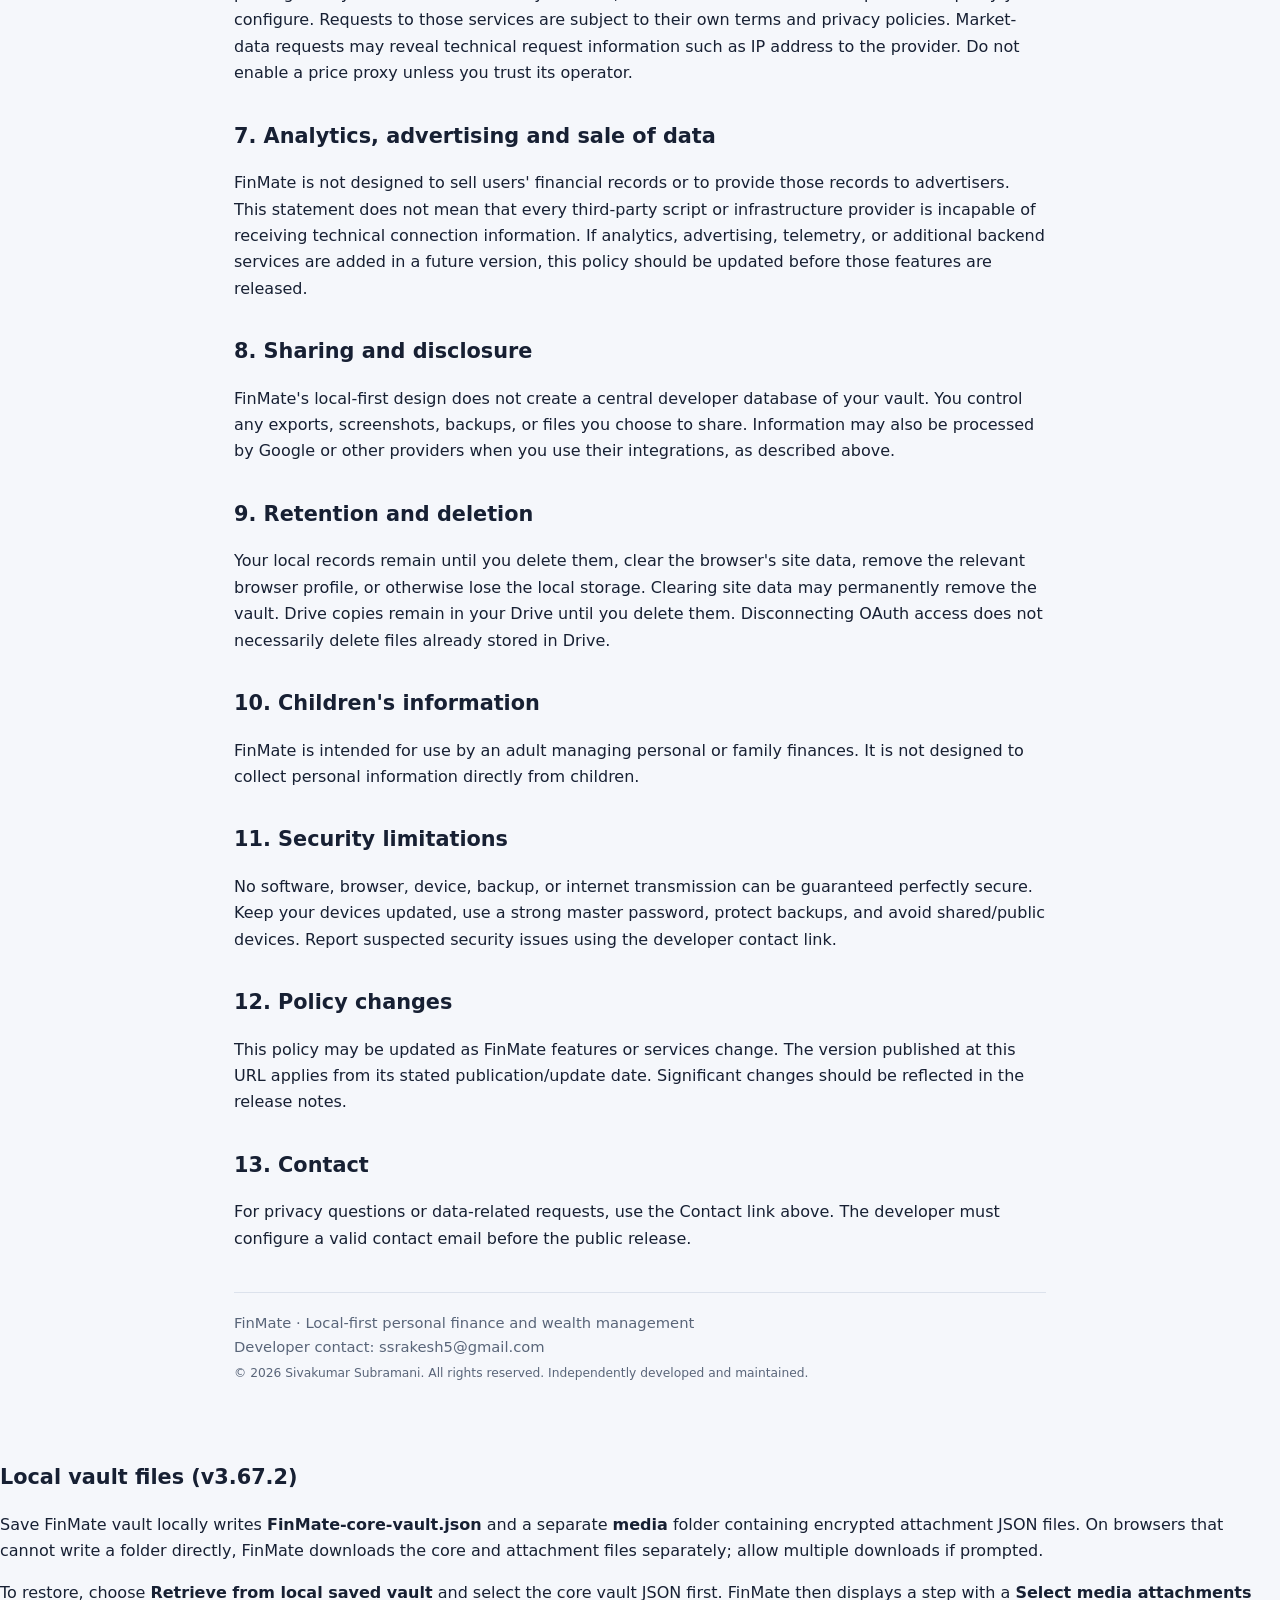
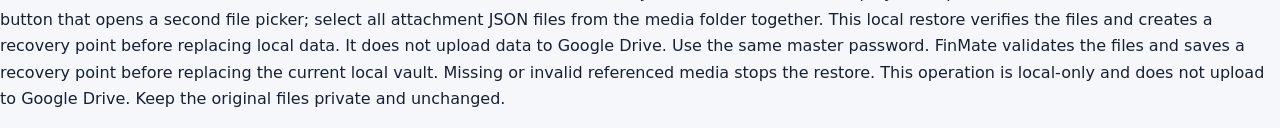
<file: privacy.html>
<!doctype html><html lang="en"><head><meta charset="utf-8"><meta name="viewport" content="width=device-width,initial-scale=1"><meta name="theme-color" content="#07152f"><meta name="robots" content="index,follow"><title>Privacy Policy | FinMate</title><style>:root{color-scheme:light dark;--bg:#0b1426;--panel:#121f35;--text:#f1f5fb;--muted:#aab6ca;--border:#33425c;--accent:#d6ad55}@media(prefers-color-scheme:light){:root{--bg:#f5f7fb;--panel:#fff;--text:#172033;--muted:#596579;--border:#dce2ec}}*{box-sizing:border-box}body{margin:0;background:var(--bg);color:var(--text);font:16px/1.65 system-ui,-apple-system,BlinkMacSystemFont,"Segoe UI",sans-serif}a{color:var(--accent)}.wrap{max-width:900px;margin:auto;padding:clamp(20px,4vw,44px)}.brand{display:flex;align-items:center;gap:12px;margin-bottom:24px}.brand img{width:48px;height:48px}h1{font-size:clamp(2rem,5vw,3rem);line-height:1.15;margin:.2rem 0}h2{margin-top:2rem;font-size:1.3rem}p,li{color:var(--text)}.muted{color:var(--muted)}.nav{display:flex;gap:10px;flex-wrap:wrap;margin:20px 0 30px}.nav a{border:1px solid var(--border);border-radius:9px;padding:7px 12px;text-decoration:none}.note{background:var(--panel);border:1px solid var(--border);padding:14px;border-radius:12px}footer{border-top:1px solid var(--border);margin-top:40px;padding-top:18px;color:var(--muted);font-size:.92rem}code{overflow-wrap:anywhere}</style></head><body><main class="wrap"><div class="brand"><img src="/icons/finmate-icon-192.png" alt="FinMate logo"><div><strong>FinMate</strong><div class="muted">Your money. Your goals. Your future.</div></div></div><h1>Privacy Policy</h1><p class="muted">Last updated: 21 October 2026</p><nav class="nav"><a href="/">Open FinMate</a><a href="/privacy">Privacy Policy</a><a href="/terms">Terms of Service</a><a href="/help">Help</a><a data-contact-link href="mailto:ssrakesh5@gmail.com">Contact</a></nav><div class="note"><strong>Privacy at a glance:</strong> FinMate is designed to keep financial records in an encrypted vault in your browser/device. Google Drive synchronization is optional. When enabled, FinMate uploads the encrypted vault—not a readable transaction ledger—to the user's own Google Drive.</div>
<h2>1. Scope and operator</h2><p>This policy describes the FinMate personal finance and wealth-management Progressive Web App (PWA), including its local storage, optional synchronization, imports, and market-data features. The application is currently provided by its developer. The developer's contact email must be configured in the public release before distribution.</p>
<h2>2. Information you enter</h2><p>Depending on which features you use, information can include assets and investments, balances, transactions, income and expenses, budgets, goals, liabilities, property and jewellery records, notes, photos, bills, documents, and financial profile details. You should not enter bank login passwords, card PINs, UPI PINs, OTPs, or other authentication secrets into FinMate.</p>
<h2>3. Where information is stored</h2><p>FinMate is designed to store your records in browser-local storage (including IndexedDB) in an encrypted vault. Local data is associated with the browser origin and profile/device where it was created. Moving to a different URL, browser, device, or browser profile does not automatically move that data. Keep a secure backup and verify restoration before changing installations.</p>
<h2>4. Encryption and password responsibility</h2><p>The application uses browser cryptography to encrypt the vault before persistence or synchronization. Your master password is used to protect access to the vault key. A PIN or device biometric, where enabled and supported, is intended as a convenience unlock method on that device. These controls do not remove the need to keep your master password and recovery backups safe. Anyone who obtains both an encrypted backup and the credentials needed to decrypt it may be able to access its contents.</p>
<h2>5. Optional Google Drive synchronization</h2><p>If you choose to connect Google Drive, FinMate uses Google OAuth to obtain permission for the Drive operations described in the consent screen. The encrypted vault is stored in your own Google Drive account. The OAuth Worker exchanges authorization codes and tokens; it is not intended to receive the plaintext financial vault. Google processes account and authorization information under Google's own policies. You can disconnect synchronization from FinMate and revoke access in your Google Account settings.</p>
<h2>6. Third-party services and market data</h2><p>Depending on features enabled, the app may load Google's sign-in/API scripts, a spreadsheet parsing library from a content-delivery network, and external market-data endpoints or a proxy you configure. Requests to those services are subject to their own terms and privacy policies. Market-data requests may reveal technical request information such as IP address to the provider. Do not enable a price proxy unless you trust its operator.</p>
<h2>7. Analytics, advertising and sale of data</h2><p>FinMate is not designed to sell users' financial records or to provide those records to advertisers. This statement does not mean that every third-party script or infrastructure provider is incapable of receiving technical connection information. If analytics, advertising, telemetry, or additional backend services are added in a future version, this policy should be updated before those features are released.</p>
<h2>8. Sharing and disclosure</h2><p>FinMate's local-first design does not create a central developer database of your vault. You control any exports, screenshots, backups, or files you choose to share. Information may also be processed by Google or other providers when you use their integrations, as described above.</p>
<h2>9. Retention and deletion</h2><p>Your local records remain until you delete them, clear the browser's site data, remove the relevant browser profile, or otherwise lose the local storage. Clearing site data may permanently remove the vault. Drive copies remain in your Drive until you delete them. Disconnecting OAuth access does not necessarily delete files already stored in Drive.</p>
<h2>10. Children's information</h2><p>FinMate is intended for use by an adult managing personal or family finances. It is not designed to collect personal information directly from children.</p>
<h2>11. Security limitations</h2><p>No software, browser, device, backup, or internet transmission can be guaranteed perfectly secure. Keep your devices updated, use a strong master password, protect backups, and avoid shared/public devices. Report suspected security issues using the developer contact link.</p>
<h2>12. Policy changes</h2><p>This policy may be updated as FinMate features or services change. The version published at this URL applies from its stated publication/update date. Significant changes should be reflected in the release notes.</p>
<h2>13. Contact</h2><p>For privacy questions or data-related requests, use the Contact link above. The developer must configure a valid contact email before the public release.</p><footer><span>FinMate · Local-first personal finance and wealth management</span><br><span data-contact-text>Contact: ssrakesh5@gmail.com</span><br><small>© <span data-current-year></span> Sivakumar Subramani. All rights reserved. Independently developed and maintained.</small></footer></main><script src="/contact-config.js"></script><script>const email=window.FINMATE_CONTACT_EMAIL||'{email}';document.querySelectorAll('[data-current-year]').forEach(e=>e.textContent=new Date().getFullYear());document.querySelectorAll('[data-contact-link]').forEach(a=>{if(email&&!email.startsWith('REPLACE_'))a.href='mailto:'+email;else{a.href='#contact-email-needed';a.addEventListener('click',e=>{e.preventDefault();alert('Developer contact email has not been configured yet.')})}});document.querySelectorAll('[data-contact-text]').forEach(e=>e.textContent=email&&!email.startsWith('REPLACE_')?'Developer contact: '+email:'Developer contact email will be published here');</script><section><section class="panel"><h2>Local vault files (v3.67.2)</h2><p>Save FinMate vault locally writes <strong>FinMate-core-vault.json</strong> and a separate <strong>media</strong> folder containing encrypted attachment JSON files. On browsers that cannot write a folder directly, FinMate downloads the core and attachment files separately; allow multiple downloads if prompted.</p><p>To restore, choose <strong>Retrieve from local saved vault</strong> and select the core vault JSON first. FinMate then displays a step with a <strong>Select media attachments</strong> button that opens a second file picker; select all attachment JSON files from the media folder together. This local restore verifies the files and creates a recovery point before replacing local data. It does not upload data to Google Drive. Use the same master password. FinMate validates the files and saves a recovery point before replacing the current local vault. Missing or invalid referenced media stops the restore. This operation is local-only and does not upload to Google Drive. Keep the original files private and unchanged.</p></section></body></html>
</file>
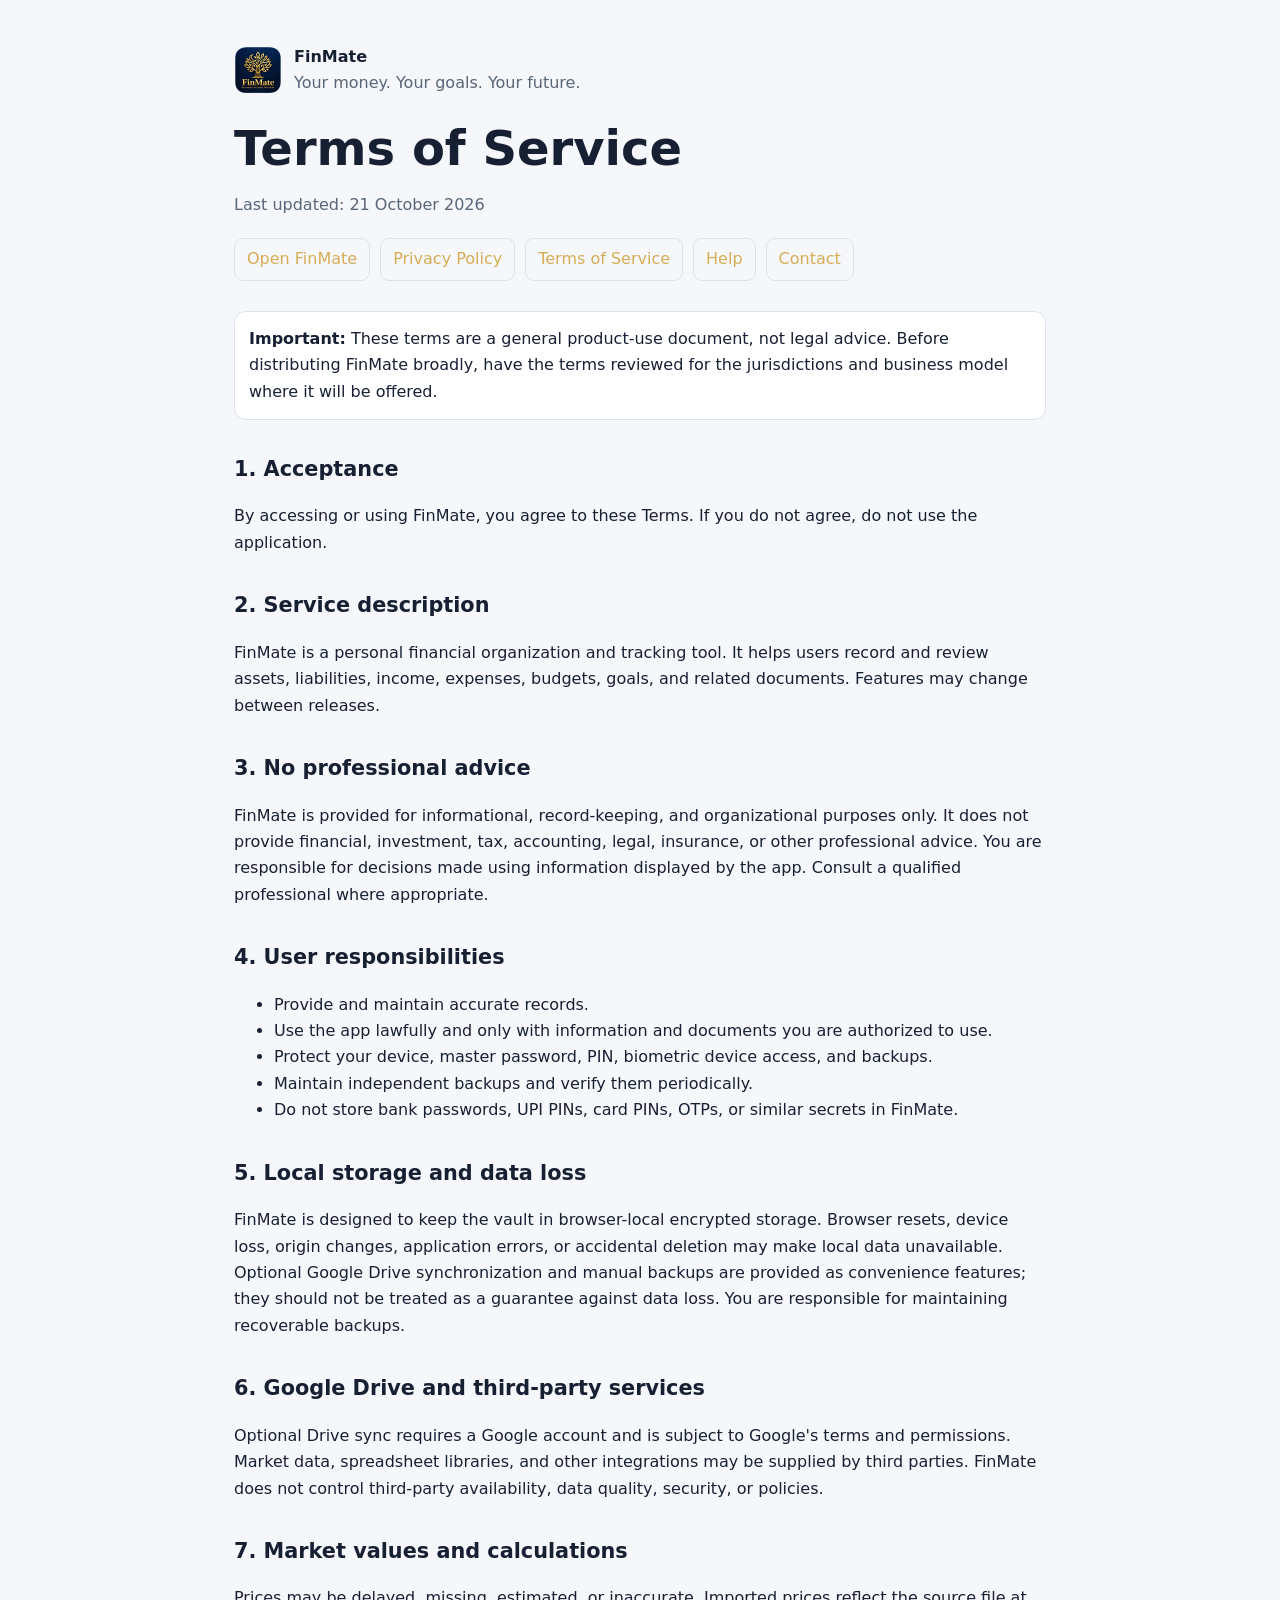
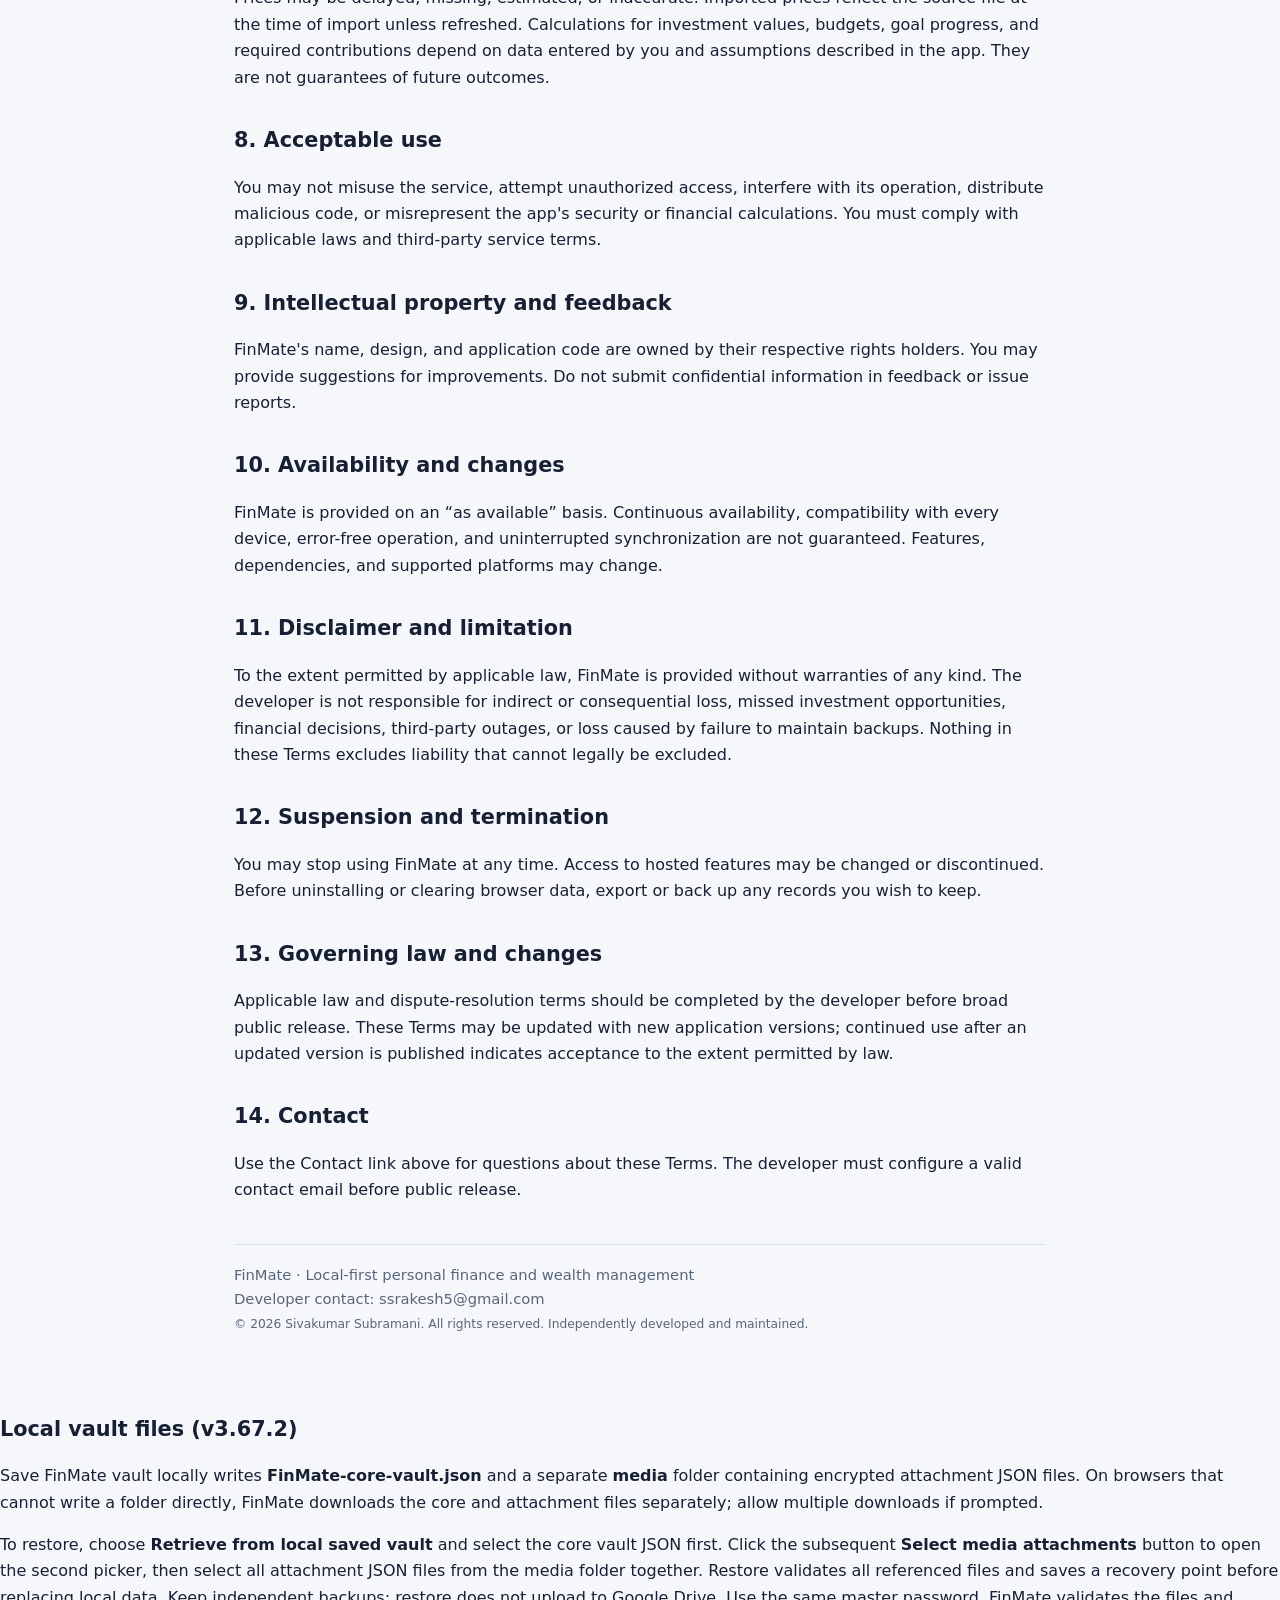
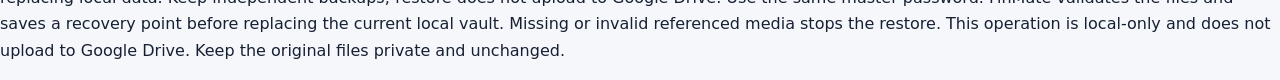
<file: terms.html>
<!doctype html><html lang="en"><head><meta charset="utf-8"><meta name="viewport" content="width=device-width,initial-scale=1"><meta name="theme-color" content="#07152f"><meta name="robots" content="index,follow"><title>Terms of Service | FinMate</title><style>:root{color-scheme:light dark;--bg:#0b1426;--panel:#121f35;--text:#f1f5fb;--muted:#aab6ca;--border:#33425c;--accent:#d6ad55}@media(prefers-color-scheme:light){:root{--bg:#f5f7fb;--panel:#fff;--text:#172033;--muted:#596579;--border:#dce2ec}}*{box-sizing:border-box}body{margin:0;background:var(--bg);color:var(--text);font:16px/1.65 system-ui,-apple-system,BlinkMacSystemFont,"Segoe UI",sans-serif}a{color:var(--accent)}.wrap{max-width:900px;margin:auto;padding:clamp(20px,4vw,44px)}.brand{display:flex;align-items:center;gap:12px;margin-bottom:24px}.brand img{width:48px;height:48px}h1{font-size:clamp(2rem,5vw,3rem);line-height:1.15;margin:.2rem 0}h2{margin-top:2rem;font-size:1.3rem}p,li{color:var(--text)}.muted{color:var(--muted)}.nav{display:flex;gap:10px;flex-wrap:wrap;margin:20px 0 30px}.nav a{border:1px solid var(--border);border-radius:9px;padding:7px 12px;text-decoration:none}.note{background:var(--panel);border:1px solid var(--border);padding:14px;border-radius:12px}footer{border-top:1px solid var(--border);margin-top:40px;padding-top:18px;color:var(--muted);font-size:.92rem}code{overflow-wrap:anywhere}</style></head><body><main class="wrap"><div class="brand"><img src="/icons/finmate-icon-192.png" alt="FinMate logo"><div><strong>FinMate</strong><div class="muted">Your money. Your goals. Your future.</div></div></div><h1>Terms of Service</h1><p class="muted">Last updated: 21 October 2026</p><nav class="nav"><a href="/">Open FinMate</a><a href="/privacy">Privacy Policy</a><a href="/terms">Terms of Service</a><a href="/help">Help</a><a data-contact-link href="mailto:ssrakesh5@gmail.com">Contact</a></nav><div class="note"><strong>Important:</strong> These terms are a general product-use document, not legal advice. Before distributing FinMate broadly, have the terms reviewed for the jurisdictions and business model where it will be offered.</div>
<h2>1. Acceptance</h2><p>By accessing or using FinMate, you agree to these Terms. If you do not agree, do not use the application.</p>
<h2>2. Service description</h2><p>FinMate is a personal financial organization and tracking tool. It helps users record and review assets, liabilities, income, expenses, budgets, goals, and related documents. Features may change between releases.</p>
<h2>3. No professional advice</h2><p>FinMate is provided for informational, record-keeping, and organizational purposes only. It does not provide financial, investment, tax, accounting, legal, insurance, or other professional advice. You are responsible for decisions made using information displayed by the app. Consult a qualified professional where appropriate.</p>
<h2>4. User responsibilities</h2><ul><li>Provide and maintain accurate records.</li><li>Use the app lawfully and only with information and documents you are authorized to use.</li><li>Protect your device, master password, PIN, biometric device access, and backups.</li><li>Maintain independent backups and verify them periodically.</li><li>Do not store bank passwords, UPI PINs, card PINs, OTPs, or similar secrets in FinMate.</li></ul>
<h2>5. Local storage and data loss</h2><p>FinMate is designed to keep the vault in browser-local encrypted storage. Browser resets, device loss, origin changes, application errors, or accidental deletion may make local data unavailable. Optional Google Drive synchronization and manual backups are provided as convenience features; they should not be treated as a guarantee against data loss. You are responsible for maintaining recoverable backups.</p>
<h2>6. Google Drive and third-party services</h2><p>Optional Drive sync requires a Google account and is subject to Google's terms and permissions. Market data, spreadsheet libraries, and other integrations may be supplied by third parties. FinMate does not control third-party availability, data quality, security, or policies.</p>
<h2>7. Market values and calculations</h2><p>Prices may be delayed, missing, estimated, or inaccurate. Imported prices reflect the source file at the time of import unless refreshed. Calculations for investment values, budgets, goal progress, and required contributions depend on data entered by you and assumptions described in the app. They are not guarantees of future outcomes.</p>
<h2>8. Acceptable use</h2><p>You may not misuse the service, attempt unauthorized access, interfere with its operation, distribute malicious code, or misrepresent the app's security or financial calculations. You must comply with applicable laws and third-party service terms.</p>
<h2>9. Intellectual property and feedback</h2><p>FinMate's name, design, and application code are owned by their respective rights holders. You may provide suggestions for improvements. Do not submit confidential information in feedback or issue reports.</p>
<h2>10. Availability and changes</h2><p>FinMate is provided on an “as available” basis. Continuous availability, compatibility with every device, error-free operation, and uninterrupted synchronization are not guaranteed. Features, dependencies, and supported platforms may change.</p>
<h2>11. Disclaimer and limitation</h2><p>To the extent permitted by applicable law, FinMate is provided without warranties of any kind. The developer is not responsible for indirect or consequential loss, missed investment opportunities, financial decisions, third-party outages, or loss caused by failure to maintain backups. Nothing in these Terms excludes liability that cannot legally be excluded.</p>
<h2>12. Suspension and termination</h2><p>You may stop using FinMate at any time. Access to hosted features may be changed or discontinued. Before uninstalling or clearing browser data, export or back up any records you wish to keep.</p>
<h2>13. Governing law and changes</h2><p>Applicable law and dispute-resolution terms should be completed by the developer before broad public release. These Terms may be updated with new application versions; continued use after an updated version is published indicates acceptance to the extent permitted by law.</p>
<h2>14. Contact</h2><p>Use the Contact link above for questions about these Terms. The developer must configure a valid contact email before public release.</p><footer><span>FinMate · Local-first personal finance and wealth management</span><br><span data-contact-text>Contact: ssrakesh5@gmail.com</span><br><small>© <span data-current-year></span> Sivakumar Subramani. All rights reserved. Independently developed and maintained.</small></footer></main><script src="/contact-config.js"></script><script>const email=window.FINMATE_CONTACT_EMAIL||'{email}';document.querySelectorAll('[data-current-year]').forEach(e=>e.textContent=new Date().getFullYear());document.querySelectorAll('[data-contact-link]').forEach(a=>{if(email&&!email.startsWith('REPLACE_'))a.href='mailto:'+email;else{a.href='#contact-email-needed';a.addEventListener('click',e=>{e.preventDefault();alert('Developer contact email has not been configured yet.')})}});document.querySelectorAll('[data-contact-text]').forEach(e=>e.textContent=email&&!email.startsWith('REPLACE_')?'Developer contact: '+email:'Developer contact email will be published here');</script><section><section class="panel"><h2>Local vault files (v3.67.2)</h2><p>Save FinMate vault locally writes <strong>FinMate-core-vault.json</strong> and a separate <strong>media</strong> folder containing encrypted attachment JSON files. On browsers that cannot write a folder directly, FinMate downloads the core and attachment files separately; allow multiple downloads if prompted.</p><p>To restore, choose <strong>Retrieve from local saved vault</strong> and select the core vault JSON first. Click the subsequent <strong>Select media attachments</strong> button to open the second picker, then select all attachment JSON files from the media folder together. Restore validates all referenced files and saves a recovery point before replacing local data. Keep independent backups; restore does not upload to Google Drive. Use the same master password. FinMate validates the files and saves a recovery point before replacing the current local vault. Missing or invalid referenced media stops the restore. This operation is local-only and does not upload to Google Drive. Keep the original files private and unchanged.</p></section></body></html>
</file>
